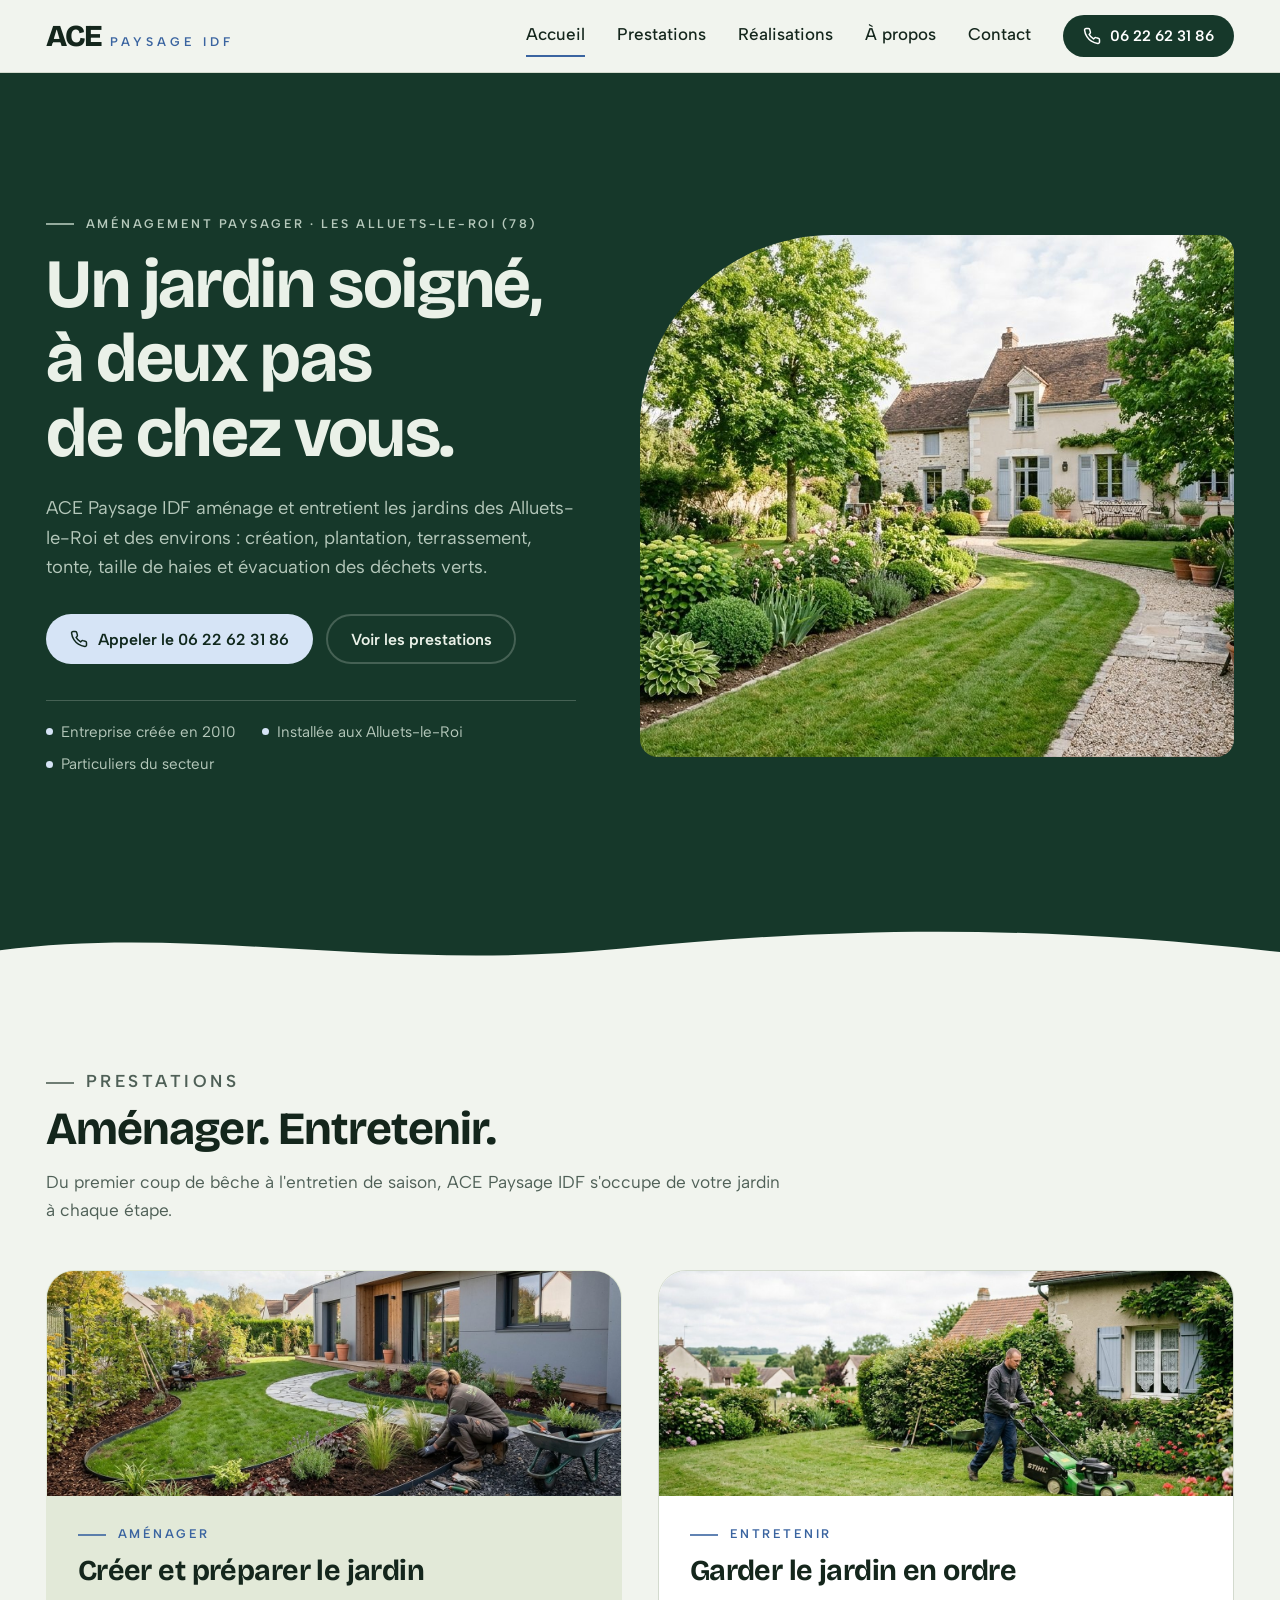
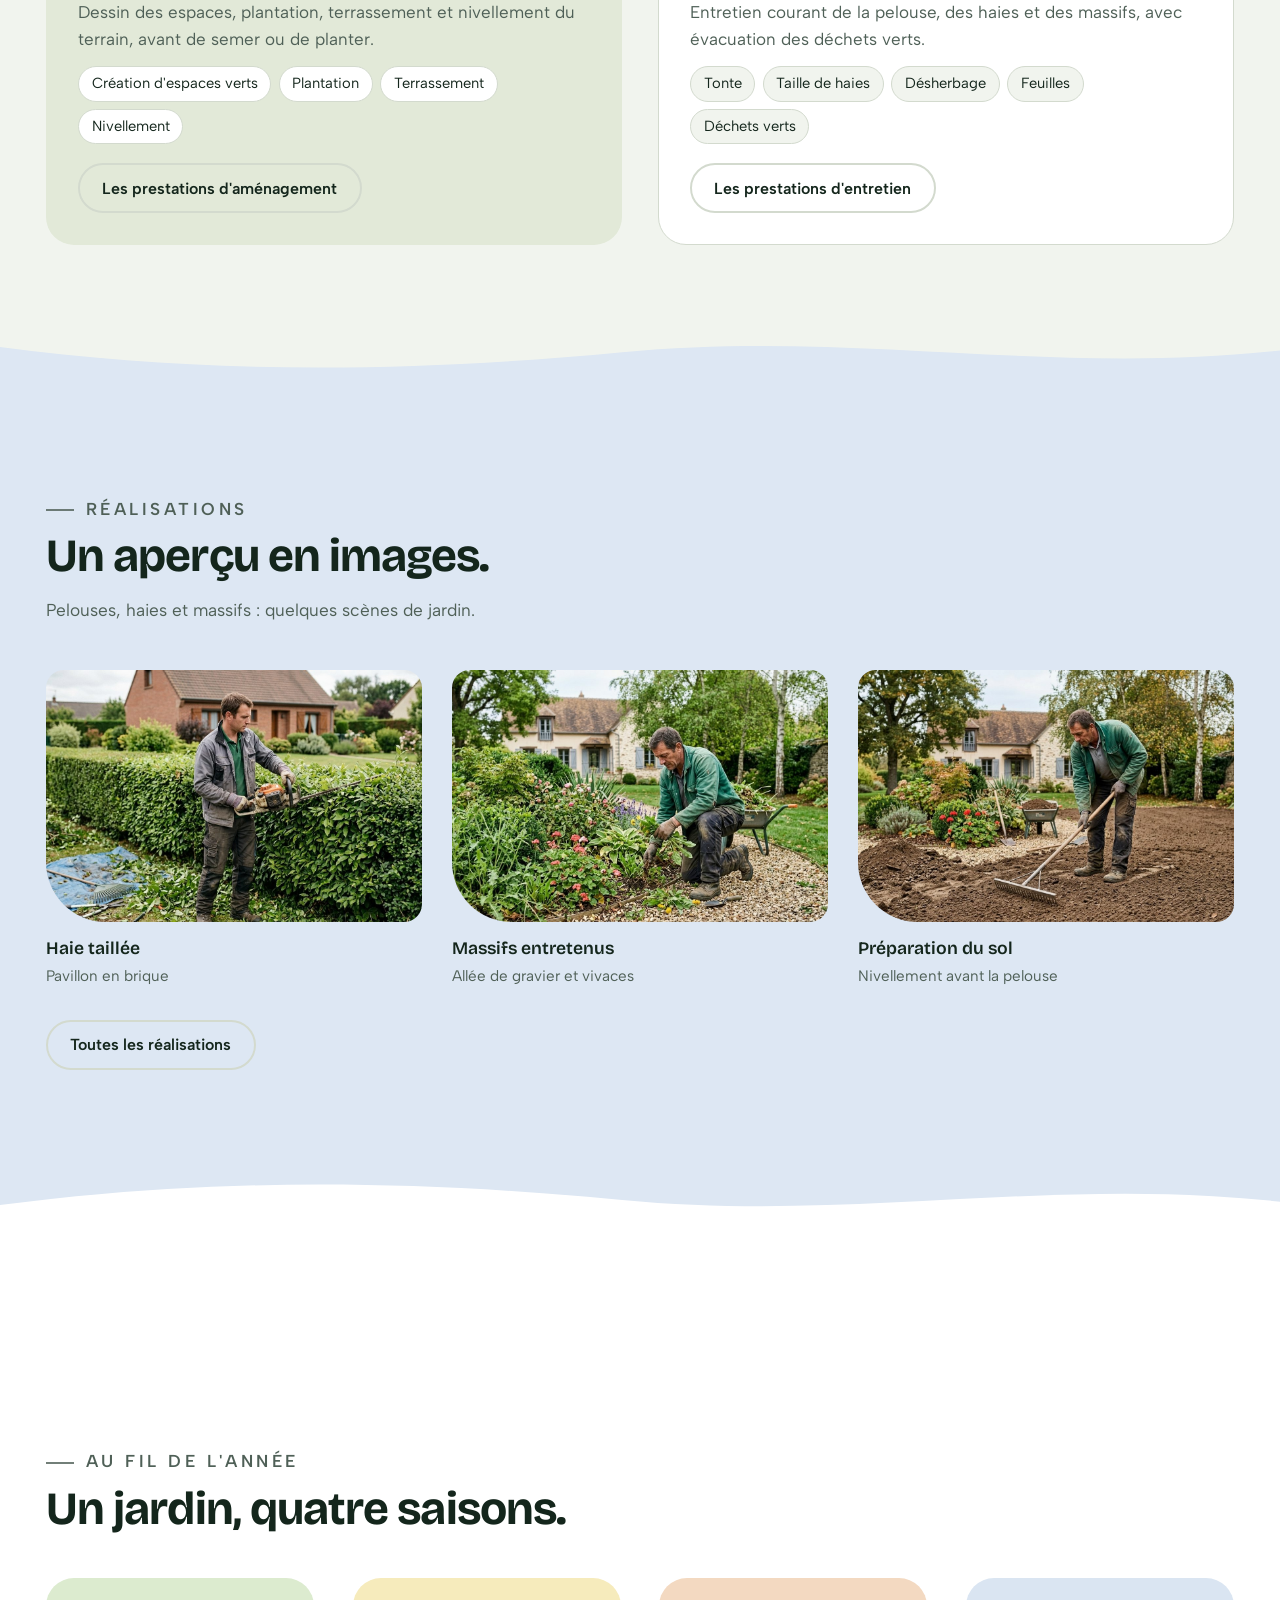
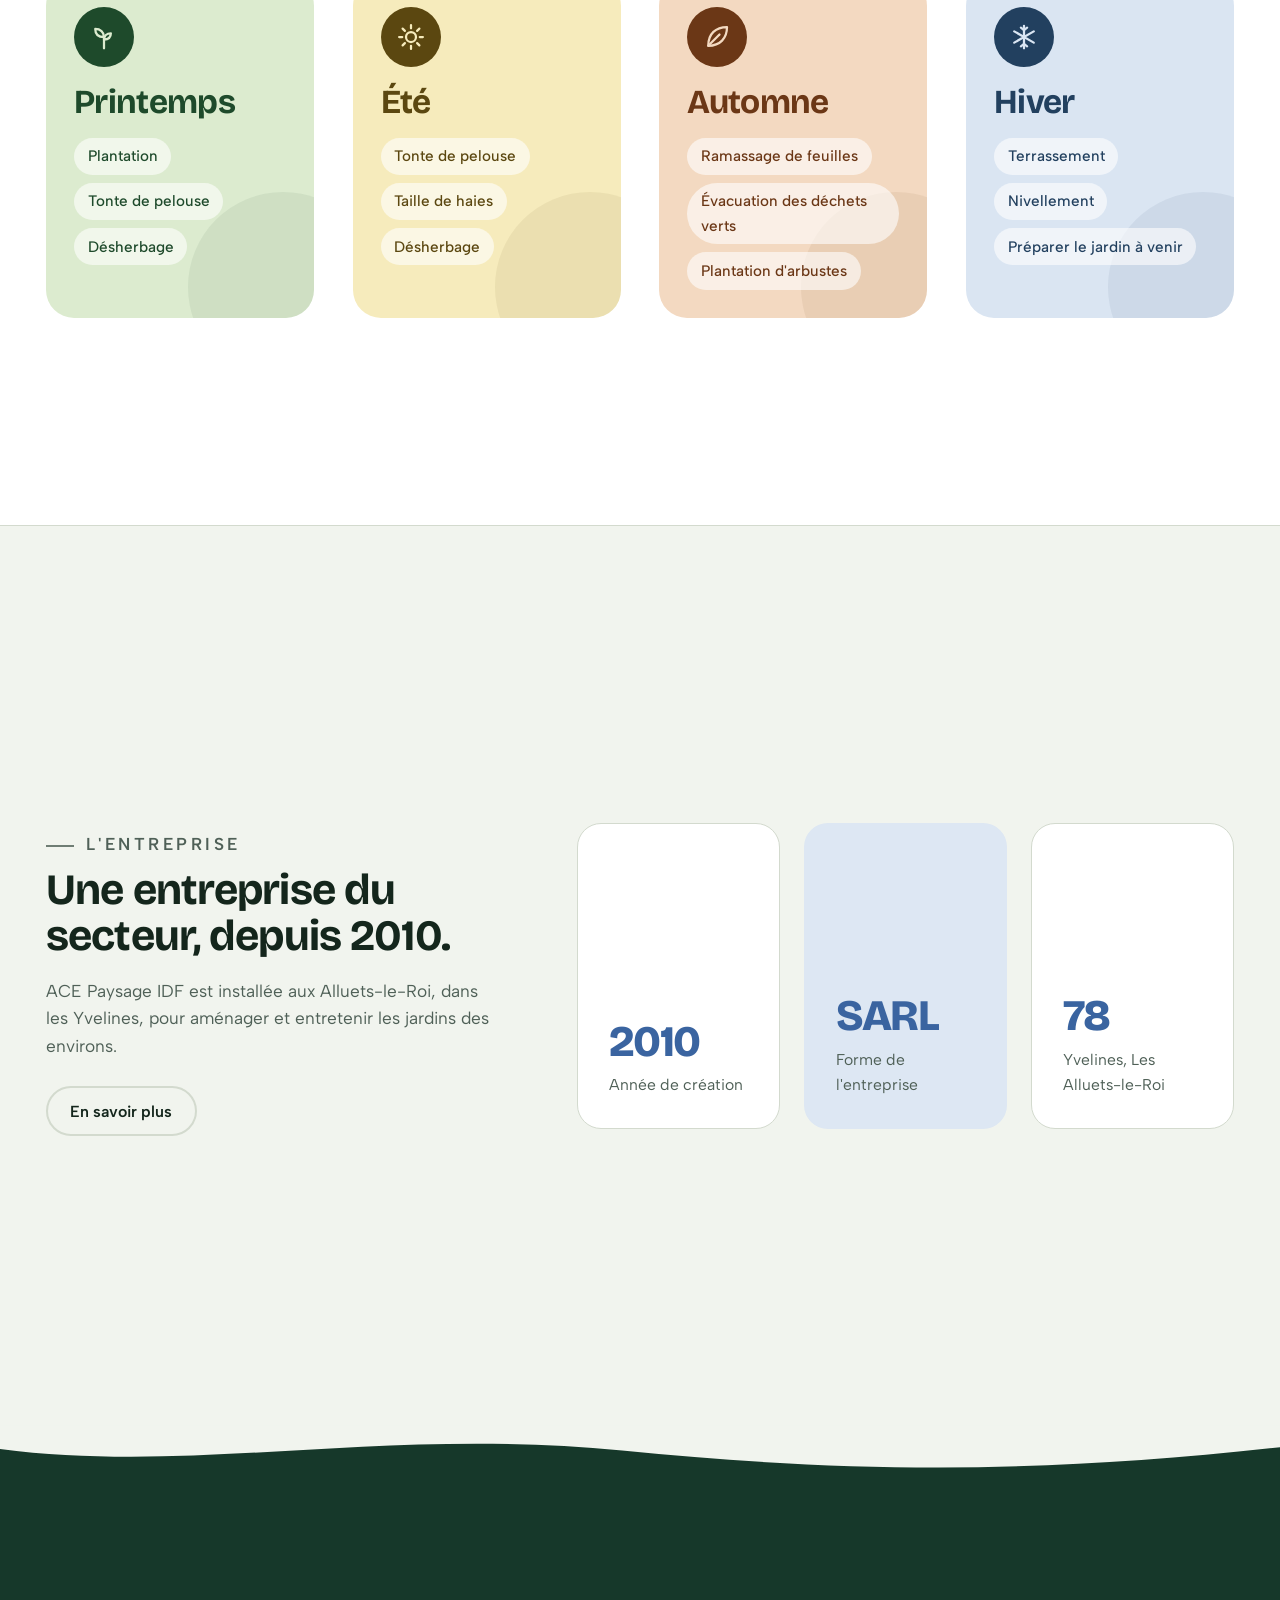
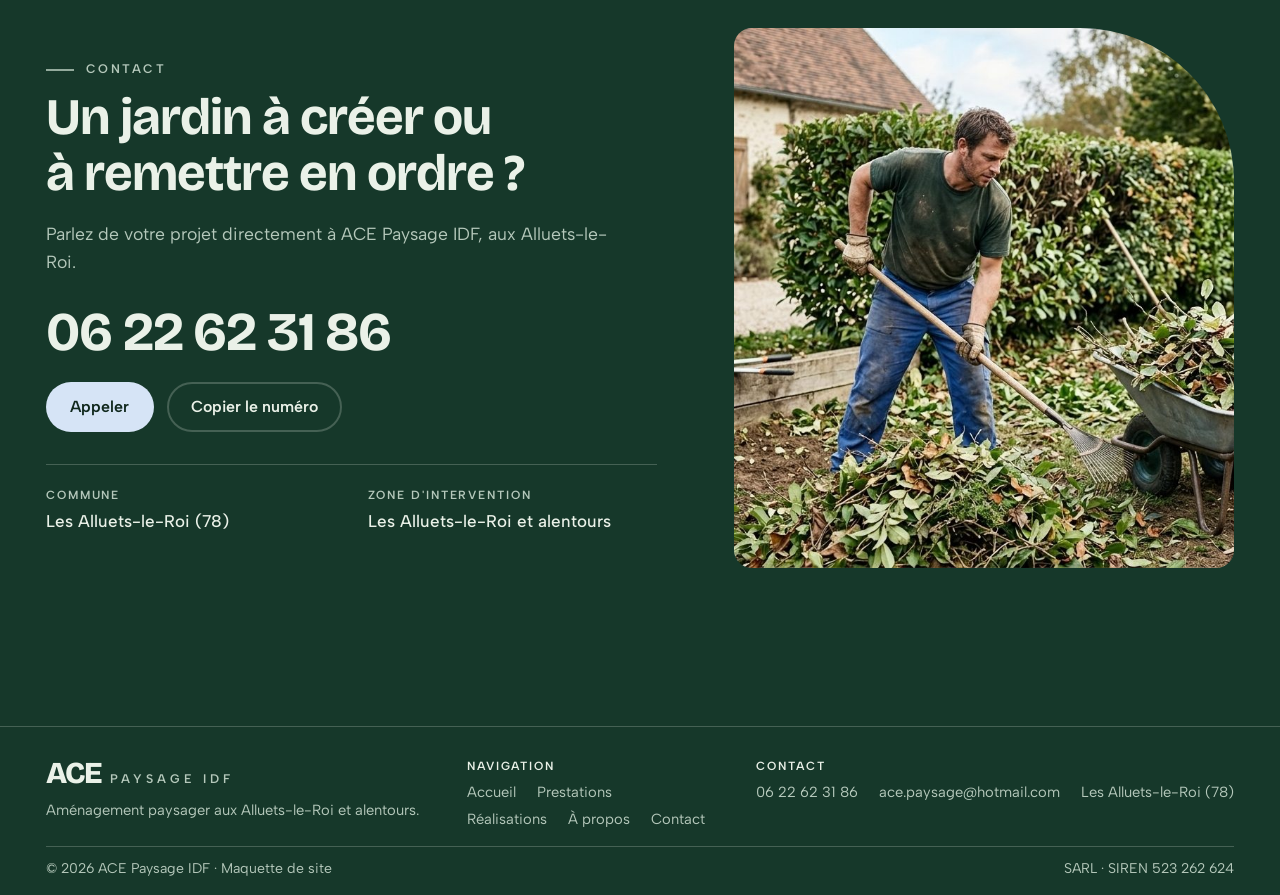
<file: index.html>
<!doctype html>
<html lang="fr">
<head>
<meta charset="utf-8">
<meta name="viewport" content="width=device-width, initial-scale=1, viewport-fit=cover">
<title>ACE Paysage IDF</title>
<meta name="description" content="ACE Paysage IDF, aménagement paysager aux Alluets-le-Roi (78) : création de jardin, plantation, entretien.">
<link rel="icon" href="data:image/svg+xml,%3Csvg xmlns='http://www.w3.org/2000/svg' viewBox='0 0 64 64'%3E%3Crect width='64' height='64' rx='14' fill='%2316382A'/%3E%3Ctext x='32' y='43' font-family='Arial' font-weight='800' font-size='25' text-anchor='middle' fill='%23D6E4F6'%3EACE%3C/text%3E%3C/svg%3E">
<link rel="preconnect" href="https://fonts.googleapis.com">
<link rel="preconnect" href="https://fonts.gstatic.com" crossorigin>
<link rel="stylesheet" href="https://fonts.googleapis.com/css2?family=Albert+Sans:wght@400;500;600&family=Bricolage+Grotesque:opsz,wght@12..96,500..800&display=swap">
<link rel="stylesheet" href="style.css">
</head>
<body class="page-home">
<header class="site-header" id="top">
  <div class="wrap bar">
    <a class="logo" href="https://webaunet.github.io/ACE-PAYSAGE" aria-label="ACE Paysage IDF, accueil"><b>ACE</b><span>Paysage IDF</span></a>
    <button class="burger" id="burger" type="button" aria-label="Ouvrir le menu" aria-expanded="false" aria-controls="nav">
      <svg viewBox="0 0 24 24" fill="none" stroke="currentColor" stroke-width="2" stroke-linecap="round"><path d="M4 7h16M4 12h16M4 17h16"/></svg>
    </button>
    <nav class="nav" id="nav" aria-label="Navigation principale">
      <a class="link" href="index.html" aria-current="page">Accueil</a>
      <a class="link" href="prestations.html">Prestations</a>
      <a class="link" href="realisations.html">Réalisations</a>
      <a class="link" href="a-propos.html">À propos</a>
      <a class="link" href="contact.html">Contact</a>
      <a class="btn btn-sm" href="tel:+33622623186">
        <svg viewBox="0 0 24 24" fill="none" stroke="currentColor" stroke-width="2" stroke-linecap="round" stroke-linejoin="round"><path d="M22 16.9v3a2 2 0 0 1-2.2 2 19.8 19.8 0 0 1-8.6-3.1 19.5 19.5 0 0 1-6-6A19.8 19.8 0 0 1 2.1 4.2 2 2 0 0 1 4.1 2h3a2 2 0 0 1 2 1.7c.1 1 .4 1.9.7 2.8a2 2 0 0 1-.5 2.1L8.1 9.9a16 16 0 0 0 6 6l1.3-1.3a2 2 0 0 1 2.1-.4c.9.3 1.8.6 2.8.7a2 2 0 0 1 1.7 2Z"/></svg>
        06 22 62 31 86
      </a>
    </nav>
  </div>
</header>

<main>

  <section class="hero" aria-labelledby="h1">
    <div class="wrap hero-grid">
      <div>
        <p class="eyebrow">Aménagement paysager · Les Alluets-le-Roi (78)</p>
        <h1 id="h1">Un jardin soigné, à deux pas de chez vous.</h1>
        <p class="lead">ACE Paysage IDF aménage et entretient les jardins des Alluets-le-Roi et des environs : création, plantation, terrassement, tonte, taille de haies et évacuation des déchets verts.</p>
        <div class="hero-actions">
          <a class="btn btn-band" href="tel:+33622623186">
            <svg viewBox="0 0 24 24" fill="none" stroke="currentColor" stroke-width="2" stroke-linecap="round" stroke-linejoin="round"><path d="M22 16.9v3a2 2 0 0 1-2.2 2 19.8 19.8 0 0 1-8.6-3.1 19.5 19.5 0 0 1-6-6A19.8 19.8 0 0 1 2.1 4.2 2 2 0 0 1 4.1 2h3a2 2 0 0 1 2 1.7c.1 1 .4 1.9.7 2.8a2 2 0 0 1-.5 2.1L8.1 9.9a16 16 0 0 0 6 6l1.3-1.3a2 2 0 0 1 2.1-.4c.9.3 1.8.6 2.8.7a2 2 0 0 1 1.7 2Z"/></svg>
            Appeler le 06 22 62 31 86
          </a>
          <a class="btn btn-ghost" href="prestations.html">Voir les prestations</a>
        </div>
        <ul class="facts">
          <li>Entreprise créée en 2010</li>
          <li>Installée aux Alluets-le-Roi</li>
          <li>Particuliers du secteur</li>
        </ul>
      </div>
      <figure class="hero-media">
        <img src="img/jardin-ambiance.jpg" width="1408" height="768" alt="Jardin de campagne avec pelouse, massifs fleuris, allée de gravier et maison en pierre aux volets bleu-gris">
      </figure>
    </div>
    <svg class="wave" viewBox="0 0 1440 60" preserveAspectRatio="none" aria-hidden="true"><path d="M0 60V32C220 2 430 58 700 30S1180 4 1440 34V60Z" fill="currentColor"/></svg>
  </section>

  <section class="section" id="prestations" aria-labelledby="h-prest">
    <div class="wrap">
      <div class="section-head">
        <p class="eyebrow">Prestations</p>
        <h2 id="h-prest">Aménager. Entretenir.</h2>
        <p>Du premier coup de bêche à l'entretien de saison, ACE Paysage IDF s'occupe de votre jardin à chaque étape.</p>
      </div>
      <div class="duo">
        <article class="duo-card duo-a">
          <img src="img/creation-espace-vert.jpg" width="1408" height="768" loading="lazy" style="object-position:70% 50%" alt="Création d'un espace vert : pelouse aux courbes douces et plantation de graminées devant une maison moderne">
          <div class="duo-body">
            <p class="eyebrow">Aménager</p>
            <h3>Créer et préparer le jardin</h3>
            <p>Dessin des espaces, plantation, terrassement et nivellement du terrain, avant de semer ou de planter.</p>
            <ul class="chips"><li>Création d'espaces verts</li><li>Plantation</li><li>Terrassement</li><li>Nivellement</li></ul>
            <a class="btn btn-line" href="prestations.html#amenager">Les prestations d'aménagement</a>
          </div>
        </article>
        <article class="duo-card">
          <img src="img/tonte.jpg" width="1376" height="768" loading="lazy" style="object-position:60% 50%" alt="Tonte d'une pelouse devant une maison aux volets bleus, avec massifs d'hortensias">
          <div class="duo-body">
            <p class="eyebrow">Entretenir</p>
            <h3>Garder le jardin en ordre</h3>
            <p>Entretien courant de la pelouse, des haies et des massifs, avec évacuation des déchets verts.</p>
            <ul class="chips"><li>Tonte</li><li>Taille de haies</li><li>Désherbage</li><li>Feuilles</li><li>Déchets verts</li></ul>
            <a class="btn btn-line" href="prestations.html#entretien">Les prestations d'entretien</a>
          </div>
        </article>
      </div>
    </div>
  </section>

  <section class="section" id="realisations" aria-labelledby="h-real">
    <div class="wrap">
      <div class="section-head">
        <p class="eyebrow">Réalisations</p>
        <h2 id="h-real">Un aperçu en images.</h2>
        <p>Pelouses, haies et massifs : quelques scènes de jardin.</p>
      </div>
      <div class="real-grid">
        <figure class="real">
          <img src="img/taille-haie-pavillon.jpg" width="1408" height="768" loading="lazy" style="object-position:48% 50%" alt="Longue haie taillée devant un pavillon en brique">
          <figcaption>Haie taillée<span>Pavillon en brique</span></figcaption>
        </figure>
        <figure class="real">
          <img src="img/desherbage.jpg" width="1400" height="764" loading="lazy" style="object-position:60% 50%" alt="Massif fleuri désherbé le long d'une allée de gravier, devant une maison en pierre">
          <figcaption>Massifs entretenus<span>Allée de gravier et vivaces</span></figcaption>
        </figure>
        <figure class="real">
          <img src="img/nivellement.jpg" width="1400" height="764" loading="lazy" style="object-position:45% 50%" alt="Terrain nivelé au râteau large avant la remise en pelouse">
          <figcaption>Préparation du sol<span>Nivellement avant la pelouse</span></figcaption>
        </figure>
      </div>
      <p style="margin-top:2rem"><a class="btn btn-line" href="realisations.html">Toutes les réalisations</a></p>
    </div>
  </section>

  <section class="section seasons" aria-labelledby="h-saisons">
    <div class="wrap">
      <div class="section-head">
        <p class="eyebrow">Au fil de l'année</p>
        <h2 id="h-saisons">Un jardin, quatre saisons.</h2>
      </div>
      <div class="season-grid">
        <article class="season s-spring">
          <div class="s-icon" aria-hidden="true"><svg viewBox="0 0 24 24" fill="none" stroke="currentColor" stroke-width="1.8" stroke-linecap="round" stroke-linejoin="round"><path d="M12 21v-9"/><path d="M12 12C12 8 9 5.5 5 5.5c0 4 2.5 6.5 7 6.5z"/><path d="M12 14c0-3 2.2-5 5.5-5 0 3-2 5-5.5 5z"/></svg></div>
          <h3>Printemps</h3>
          <ul><li>Plantation</li><li>Tonte de pelouse</li><li>Désherbage</li></ul>
        </article>
        <article class="season s-summer">
          <div class="s-icon" aria-hidden="true"><svg viewBox="0 0 24 24" fill="none" stroke="currentColor" stroke-width="1.8" stroke-linecap="round" stroke-linejoin="round"><circle cx="12" cy="12" r="4"/><path d="M12 2.5v2.5M12 19v2.5M2.5 12H5M19 12h2.5M5.3 5.3l1.8 1.8M16.9 16.9l1.8 1.8M5.3 18.7l1.8-1.8M16.9 7.1l1.8-1.8"/></svg></div>
          <h3>Été</h3>
          <ul><li>Tonte de pelouse</li><li>Taille de haies</li><li>Désherbage</li></ul>
        </article>
        <article class="season s-autumn">
          <div class="s-icon" aria-hidden="true"><svg viewBox="0 0 24 24" fill="none" stroke="currentColor" stroke-width="1.8" stroke-linecap="round" stroke-linejoin="round"><path d="M5 19C5 9.5 11 4 20 4c0 9-5.5 15-15 15z"/><path d="M5 19 14 10"/></svg></div>
          <h3>Automne</h3>
          <ul><li>Ramassage de feuilles</li><li>Évacuation des déchets verts</li><li>Plantation d'arbustes</li></ul>
        </article>
        <article class="season s-winter">
          <div class="s-icon" aria-hidden="true"><svg viewBox="0 0 24 24" fill="none" stroke="currentColor" stroke-width="1.8" stroke-linecap="round" stroke-linejoin="round"><path d="M12 3v18M4.2 7.5l15.6 9M19.8 7.5l-15.6 9"/><path d="M9.5 4.5 12 6.5l2.5-2M9.5 19.5 12 17.5l2.5 2"/></svg></div>
          <h3>Hiver</h3>
          <ul><li>Terrassement</li><li>Nivellement</li><li>Préparer le jardin à venir</li></ul>
        </article>
      </div>
    </div>
  </section>
  <section class="section" id="entreprise" aria-labelledby="h-entreprise">
    <div class="wrap about-stats">
      <div class="about-body">
        <p class="eyebrow">L'entreprise</p>
        <h2 id="h-entreprise">Une entreprise du secteur, depuis 2010.</h2>
        <p>ACE Paysage IDF est installée aux Alluets-le-Roi, dans les Yvelines, pour aménager et entretenir les jardins des environs.</p>
        <p style="margin-top:1.6rem"><a class="btn btn-line" href="a-propos.html">En savoir plus</a></p>
      </div>
      <div class="stats">
        <div class="stat"><b>2010</b><span>Année de création</span></div>
        <div class="stat"><b>SARL</b><span>Forme de l'entreprise</span></div>
        <div class="stat"><b>78</b><span>Yvelines, Les Alluets-le-Roi</span></div>
      </div>
    </div>
  </section>
  <section class="cta" id="contact" aria-labelledby="h-contact">
    <svg class="wave flip" viewBox="0 0 1440 60" preserveAspectRatio="none" aria-hidden="true"><path d="M0 60V32C220 2 430 58 700 30S1180 4 1440 34V60Z" fill="currentColor"/></svg>
    <div class="wrap cta-grid">
      <div>
        <p class="eyebrow">Contact</p>
        <h2 id="h-contact">Un jardin à créer ou à remettre en ordre ?</h2>
        <p class="lead">Parlez de votre projet directement à ACE Paysage IDF, aux Alluets-le-Roi.</p>
        <a class="phone" href="tel:+33622623186" id="phone">06 22 62 31 86</a>
        <div class="cta-actions">
          <a class="btn btn-band" href="tel:+33622623186">Appeler</a>
          <button class="btn btn-ghost" type="button" id="copy">Copier le numéro</button>
          <span class="copied" id="copied" role="status" aria-live="polite"></span>
        </div>
        <dl class="cta-info">
          <div><dt>Commune</dt><dd>Les Alluets-le-Roi (78)</dd></div>
          <div><dt>Zone d'intervention</dt><dd>Les Alluets-le-Roi et alentours</dd></div>
        </dl>
      </div>
      <figure class="cta-media">
        <img src="img/nettoyage.jpg" width="1376" height="768" loading="lazy" alt="Jardinier qui évacue des branchages en brouette devant une maison en pierre aux volets en bois">
      </figure>
    </div>
  </section>

</main>
<footer class="site-footer">
  <div class="wrap">
    <div class="foot-grid">
      <div>
        <a class="logo" href="https://webaunet.github.io/ACE-PAYSAGE" aria-label="ACE Paysage IDF, accueil"><b>ACE</b><span>Paysage IDF</span></a>
        <p style="margin-top:1rem;max-width:26em">Aménagement paysager aux Alluets-le-Roi et alentours.</p>
      </div>
      <div>
        <h5>Navigation</h5>
        <ul>
          <li><a href="index.html">Accueil</a></li>
          <li><a href="prestations.html">Prestations</a></li>
          <li><a href="realisations.html">Réalisations</a></li>
          <li><a href="a-propos.html">À propos</a></li>
          <li><a href="contact.html">Contact</a></li>
        </ul>
      </div>
      <div>
        <h5>Contact</h5>
        <ul>
          <li><a href="tel:+33622623186">06 22 62 31 86</a></li>
          <li><a href="mailto:ace.paysage@hotmail.com" style="overflow-wrap:anywhere">ace.paysage@hotmail.com</a></li>
          <li>Les Alluets-le-Roi (78)</li>
        </ul>
      </div>
    </div>
    <div class="foot-note">
      <span>© 2026 ACE Paysage IDF · Maquette de site</span>
      <span>SARL · SIREN 523 262 624</span>
    </div>
  </div>
</footer>

<script src="main.js"></script>
</body>
</html>
</file>
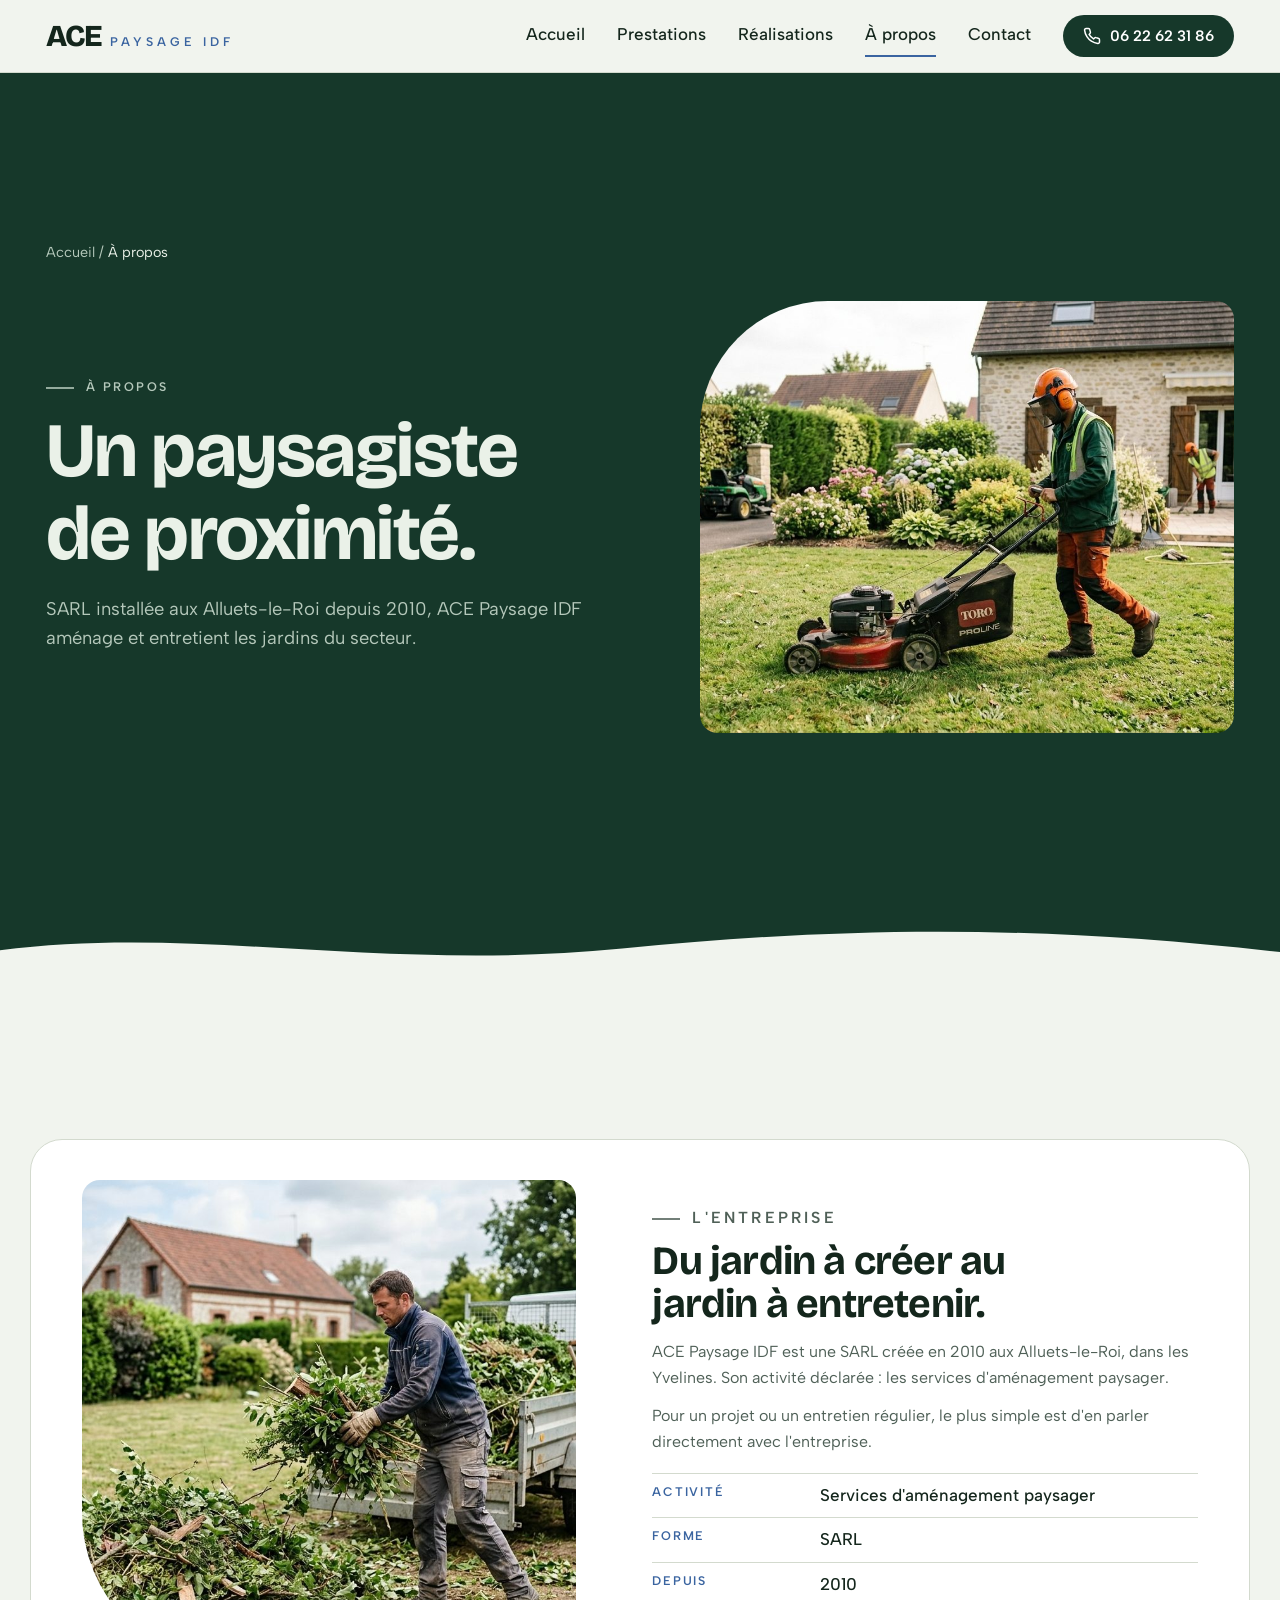
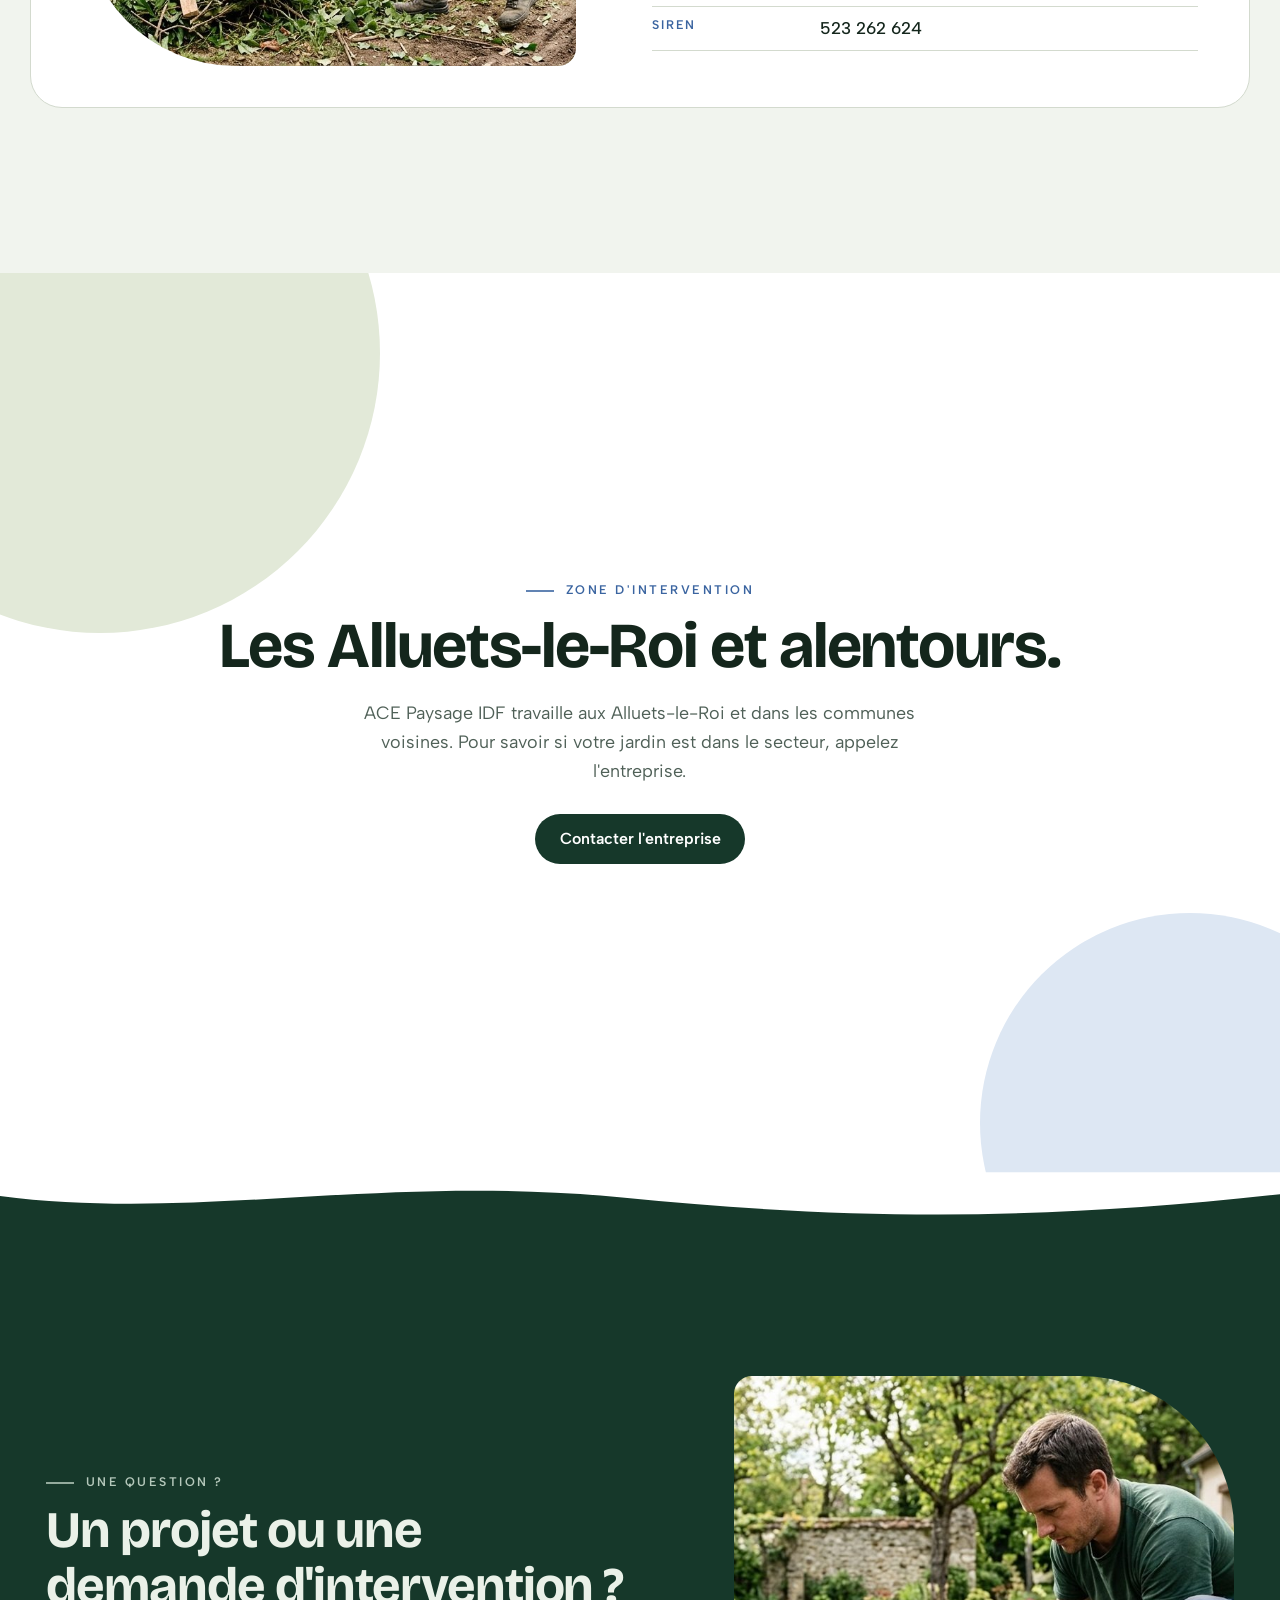
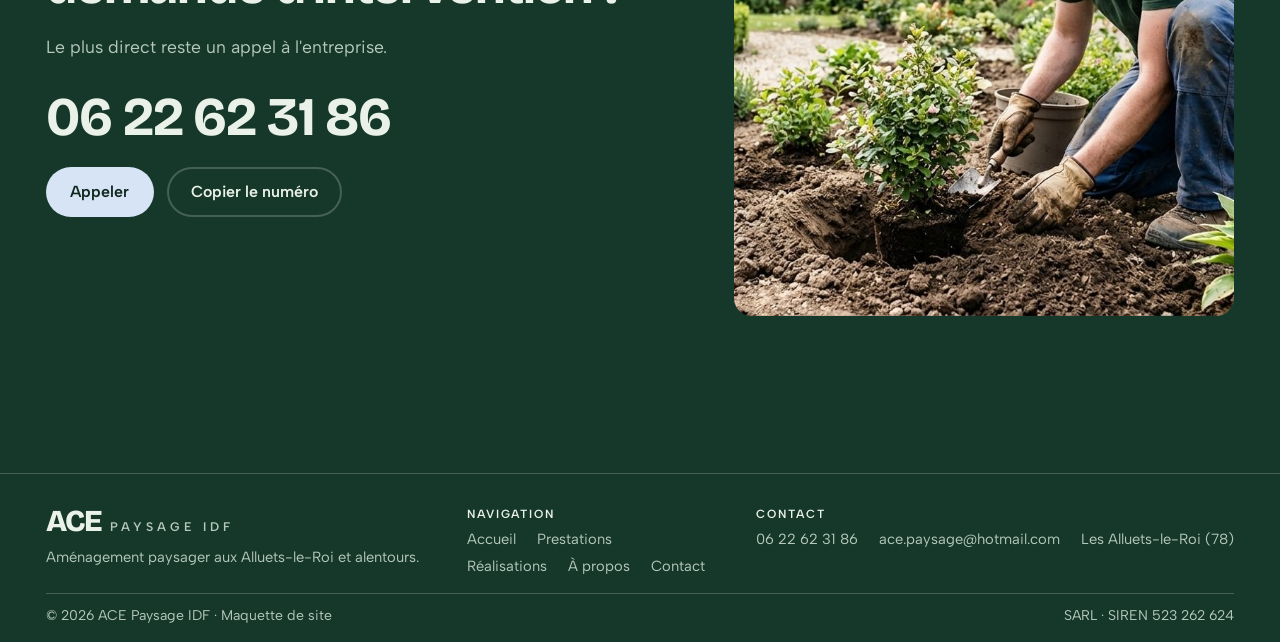
<file: a-propos.html>
<!doctype html>
<html lang="fr">
<head>
<meta charset="utf-8">
<meta name="viewport" content="width=device-width, initial-scale=1, viewport-fit=cover">
<title>À propos · ACE Paysage IDF</title>
<meta name="description" content="ACE Paysage IDF, SARL d'aménagement paysager installée aux Alluets-le-Roi (78) depuis 2010.">
<link rel="icon" href="data:image/svg+xml,%3Csvg xmlns='http://www.w3.org/2000/svg' viewBox='0 0 64 64'%3E%3Crect width='64' height='64' rx='14' fill='%2316382A'/%3E%3Ctext x='32' y='43' font-family='Arial' font-weight='800' font-size='25' text-anchor='middle' fill='%23D6E4F6'%3EACE%3C/text%3E%3C/svg%3E">
<link rel="preconnect" href="https://fonts.googleapis.com">
<link rel="preconnect" href="https://fonts.gstatic.com" crossorigin>
<link rel="stylesheet" href="https://fonts.googleapis.com/css2?family=Albert+Sans:wght@400;500;600&family=Bricolage+Grotesque:opsz,wght@12..96,500..800&display=swap">
<link rel="stylesheet" href="style.css">
</head>
<body>
<header class="site-header" id="top">
  <div class="wrap bar">
    <a class="logo" href="https://webaunet.github.io/ACE-PAYSAGE" aria-label="ACE Paysage IDF, accueil"><b>ACE</b><span>Paysage IDF</span></a>
    <button class="burger" id="burger" type="button" aria-label="Ouvrir le menu" aria-expanded="false" aria-controls="nav">
      <svg viewBox="0 0 24 24" fill="none" stroke="currentColor" stroke-width="2" stroke-linecap="round"><path d="M4 7h16M4 12h16M4 17h16"/></svg>
    </button>
    <nav class="nav" id="nav" aria-label="Navigation principale">
      <a class="link" href="index.html">Accueil</a>
      <a class="link" href="prestations.html">Prestations</a>
      <a class="link" href="realisations.html">Réalisations</a>
      <a class="link" href="a-propos.html" aria-current="page">À propos</a>
      <a class="link" href="contact.html">Contact</a>
      <a class="btn btn-sm" href="tel:+33622623186">
        <svg viewBox="0 0 24 24" fill="none" stroke="currentColor" stroke-width="2" stroke-linecap="round" stroke-linejoin="round"><path d="M22 16.9v3a2 2 0 0 1-2.2 2 19.8 19.8 0 0 1-8.6-3.1 19.5 19.5 0 0 1-6-6A19.8 19.8 0 0 1 2.1 4.2 2 2 0 0 1 4.1 2h3a2 2 0 0 1 2 1.7c.1 1 .4 1.9.7 2.8a2 2 0 0 1-.5 2.1L8.1 9.9a16 16 0 0 0 6 6l1.3-1.3a2 2 0 0 1 2.1-.4c.9.3 1.8.6 2.8.7a2 2 0 0 1 1.7 2Z"/></svg>
        06 22 62 31 86
      </a>
    </nav>
  </div>
</header>

<main>
  <section class="page-hero has-media" aria-labelledby="h1">
    <div class="wrap">
      <nav class="crumbs" aria-label="Fil d'Ariane"><a href="index.html">Accueil</a> / <span>À propos</span></nav>
      <div class="page-hero-grid">
        <div>
          <p class="eyebrow">À propos</p>
          <h1 id="h1">Un paysagiste de proximité.</h1>
          <p class="lead">SARL installée aux Alluets-le-Roi depuis 2010, ACE Paysage IDF aménage et entretient les jardins du secteur.</p>
          
        </div>
        <div class="mosaic mosaic-one">
          <img class="m1" src="img/entretien-general.jpg" width="1376" height="768" style="object-position:62% 50%" alt="Entretien d'un jardin devant une maison en pierre : tonte de la pelouse et ratissage de la terrasse">
        </div>
      </div>
    </div>
    <svg class="wave" viewBox="0 0 1440 60" preserveAspectRatio="none" aria-hidden="true"><path d="M0 60V32C220 2 430 58 700 30S1180 4 1440 34V60Z" fill="currentColor"/></svg>
  </section>
  <section class="section" id="a-propos" aria-labelledby="h-apropos">
    <div class="wrap about-grid">
      <figure class="about-media">
        <img src="img/dechets-verts.jpg" width="1408" height="768" loading="lazy" style="object-position:55% 50%" alt="Jardinier qui charge des branchages sur une remorque devant une maison en pierre">
      </figure>
      <div class="about-body">
        <p class="eyebrow">L'entreprise</p>
        <h2 id="h-apropos">Du jardin à créer au jardin à entretenir.</h2>
        <p>ACE Paysage IDF est une SARL créée en 2010 aux Alluets-le-Roi, dans les Yvelines. Son activité déclarée : les services d'aménagement paysager.</p>
        <p>Pour un projet ou un entretien régulier, le plus simple est d'en parler directement avec l'entreprise.</p>
        <dl class="id-card">
          <div><dt>Activité</dt><dd>Services d'aménagement paysager</dd></div>
          <div><dt>Forme</dt><dd>SARL</dd></div>
          <div><dt>Depuis</dt><dd>2010</dd></div>
          <div><dt>SIREN</dt><dd>523 262 624</dd></div>
        </dl>
      </div>
    </div>
  </section>
  <section class="section statement" id="zone" aria-labelledby="h-zone">
    <div class="wrap">
      <p class="eyebrow">Zone d'intervention</p>
      <h2 id="h-zone">Les Alluets-le-Roi et alentours.</h2>
      <p>ACE Paysage IDF travaille aux Alluets-le-Roi et dans les communes voisines. Pour savoir si votre jardin est dans le secteur, appelez l'entreprise.</p>
      <a class="btn" href="contact.html">Contacter l'entreprise</a>
    </div>
  </section>
  <section class="cta" id="contact" aria-labelledby="h-contact">
    <svg class="wave flip" viewBox="0 0 1440 60" preserveAspectRatio="none" aria-hidden="true"><path d="M0 60V32C220 2 430 58 700 30S1180 4 1440 34V60Z" fill="currentColor"/></svg>
    <div class="wrap cta-grid">
      <div>
        <p class="eyebrow">Une question ?</p>
        <h2 id="h-contact">Un projet ou une demande d'intervention ?</h2>
        <p class="lead">Le plus direct reste un appel à l'entreprise.</p>
        <a class="phone" href="tel:+33622623186" id="phone">06 22 62 31 86</a>
        <div class="cta-actions">
          <a class="btn btn-band" href="tel:+33622623186">Appeler</a>
          <button class="btn btn-ghost" type="button" id="copy">Copier le numéro</button>
          
          <span class="copied" id="copied" role="status" aria-live="polite"></span>
        </div>
        
      </div>
      <figure class="cta-media">
        <img src="img/plantation.jpg" width="1376" height="768" loading="lazy" style="object-position:62% 50%" alt="Jardinier qui plante un arbuste dans un massif de terre">
      </figure>
    </div>
    
  </section>

</main>
<footer class="site-footer">
  <div class="wrap">
    <div class="foot-grid">
      <div>
        <a class="logo" href="https://webaunet.github.io/ACE-PAYSAGE" aria-label="ACE Paysage IDF, accueil"><b>ACE</b><span>Paysage IDF</span></a>
        <p style="margin-top:1rem;max-width:26em">Aménagement paysager aux Alluets-le-Roi et alentours.</p>
      </div>
      <div>
        <h5>Navigation</h5>
        <ul>
          <li><a href="index.html">Accueil</a></li>
          <li><a href="prestations.html">Prestations</a></li>
          <li><a href="realisations.html">Réalisations</a></li>
          <li><a href="a-propos.html">À propos</a></li>
          <li><a href="contact.html">Contact</a></li>
        </ul>
      </div>
      <div>
        <h5>Contact</h5>
        <ul>
          <li><a href="tel:+33622623186">06 22 62 31 86</a></li>
          <li><a href="mailto:ace.paysage@hotmail.com" style="overflow-wrap:anywhere">ace.paysage@hotmail.com</a></li>
          <li>Les Alluets-le-Roi (78)</li>
        </ul>
      </div>
    </div>
    <div class="foot-note">
      <span>© 2026 ACE Paysage IDF · Maquette de site</span>
      <span>SARL · SIREN 523 262 624</span>
    </div>
  </div>
</footer>

<script src="main.js"></script>
</body>
</html>
</file>
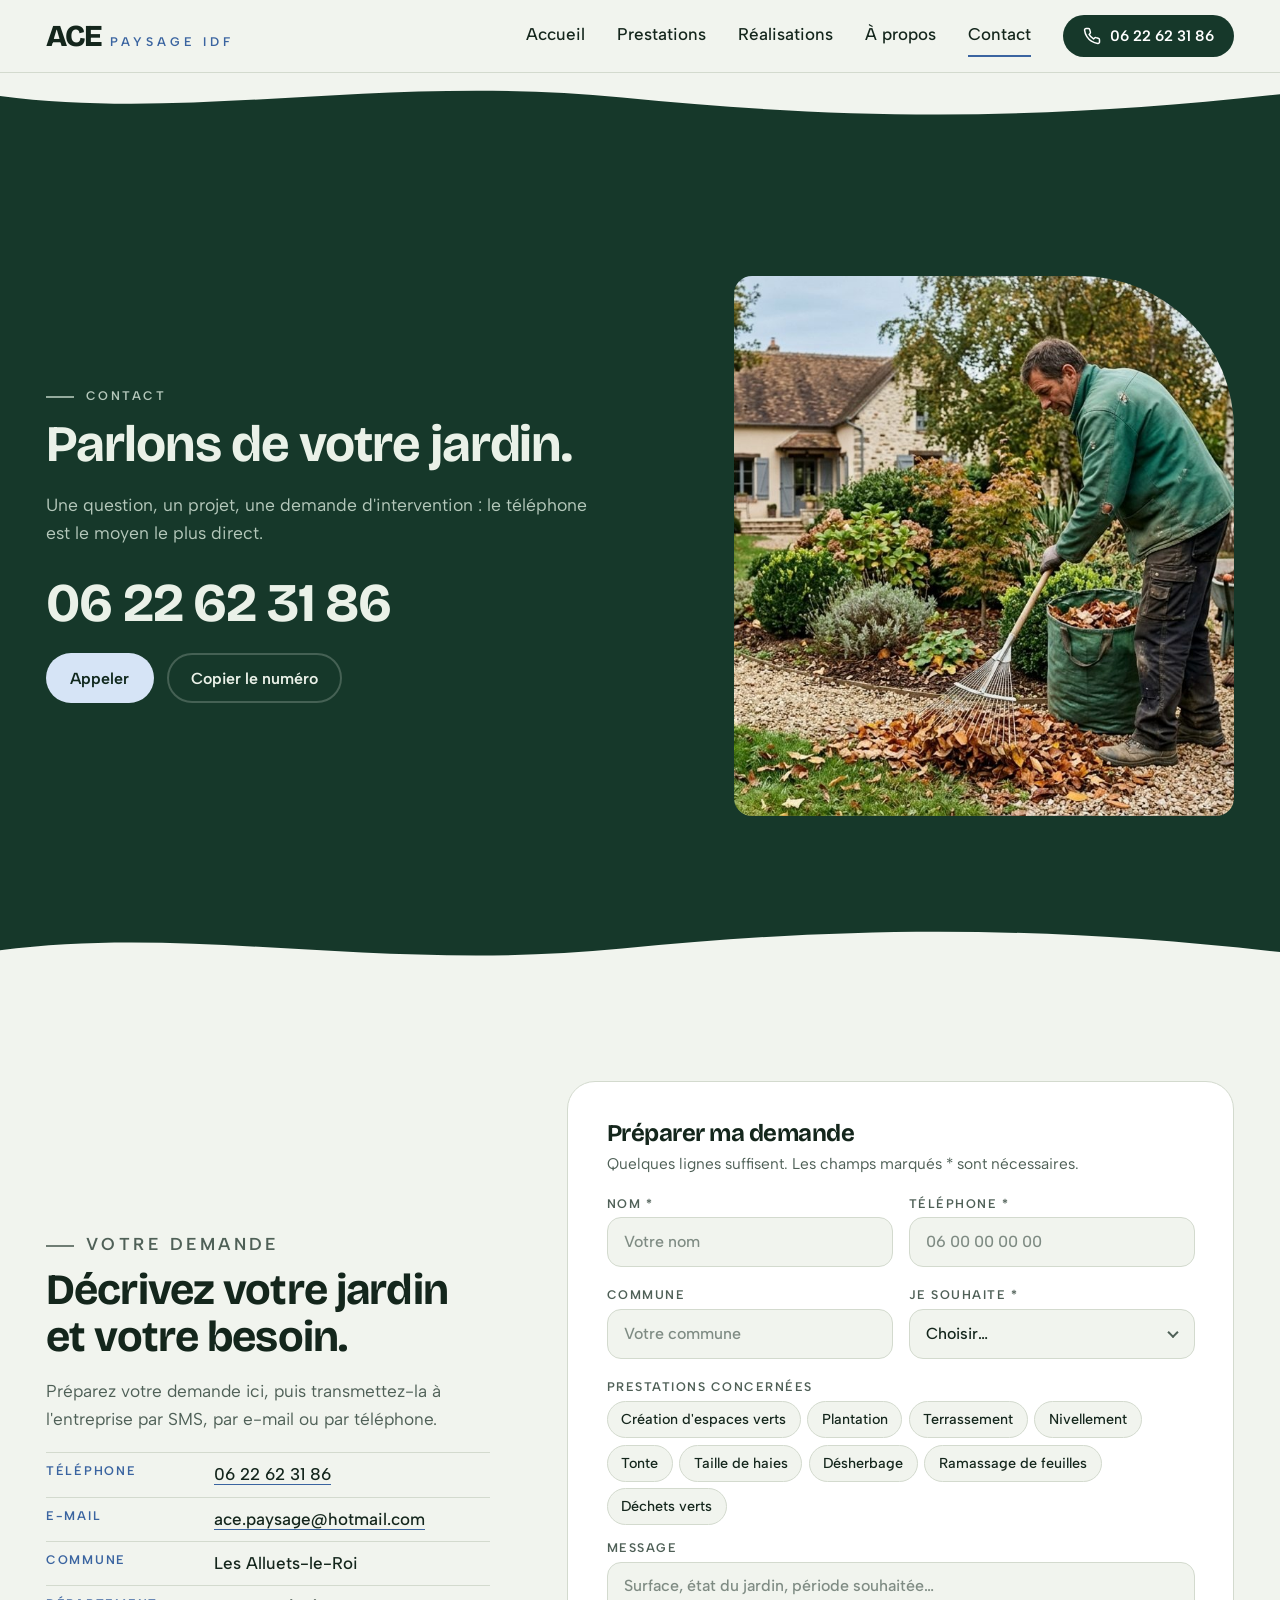
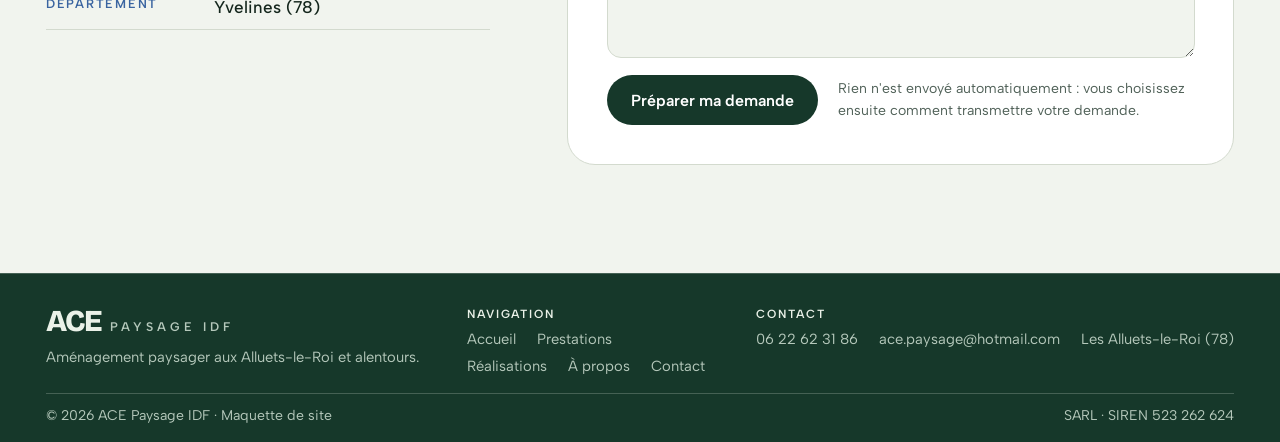
<file: contact.html>
<!doctype html>
<html lang="fr">
<head>
<meta charset="utf-8">
<meta name="viewport" content="width=device-width, initial-scale=1, viewport-fit=cover">
<title>Contact · ACE Paysage IDF</title>
<meta name="description" content="Contacter ACE Paysage IDF, paysagiste aux Alluets-le-Roi (78) : 06 22 62 31 86.">
<link rel="icon" href="data:image/svg+xml,%3Csvg xmlns='http://www.w3.org/2000/svg' viewBox='0 0 64 64'%3E%3Crect width='64' height='64' rx='14' fill='%2316382A'/%3E%3Ctext x='32' y='43' font-family='Arial' font-weight='800' font-size='25' text-anchor='middle' fill='%23D6E4F6'%3EACE%3C/text%3E%3C/svg%3E">
<link rel="preconnect" href="https://fonts.googleapis.com">
<link rel="preconnect" href="https://fonts.gstatic.com" crossorigin>
<link rel="stylesheet" href="https://fonts.googleapis.com/css2?family=Albert+Sans:wght@400;500;600&family=Bricolage+Grotesque:opsz,wght@12..96,500..800&display=swap">
<link rel="stylesheet" href="style.css">
</head>
<body>
<header class="site-header" id="top">
  <div class="wrap bar">
    <a class="logo" href="https://webaunet.github.io/ACE-PAYSAGE" aria-label="ACE Paysage IDF, accueil"><b>ACE</b><span>Paysage IDF</span></a>
    <button class="burger" id="burger" type="button" aria-label="Ouvrir le menu" aria-expanded="false" aria-controls="nav">
      <svg viewBox="0 0 24 24" fill="none" stroke="currentColor" stroke-width="2" stroke-linecap="round"><path d="M4 7h16M4 12h16M4 17h16"/></svg>
    </button>
    <nav class="nav" id="nav" aria-label="Navigation principale">
      <a class="link" href="index.html">Accueil</a>
      <a class="link" href="prestations.html">Prestations</a>
      <a class="link" href="realisations.html">Réalisations</a>
      <a class="link" href="a-propos.html">À propos</a>
      <a class="link" href="contact.html" aria-current="page">Contact</a>
      <a class="btn btn-sm" href="tel:+33622623186">
        <svg viewBox="0 0 24 24" fill="none" stroke="currentColor" stroke-width="2" stroke-linecap="round" stroke-linejoin="round"><path d="M22 16.9v3a2 2 0 0 1-2.2 2 19.8 19.8 0 0 1-8.6-3.1 19.5 19.5 0 0 1-6-6A19.8 19.8 0 0 1 2.1 4.2 2 2 0 0 1 4.1 2h3a2 2 0 0 1 2 1.7c.1 1 .4 1.9.7 2.8a2 2 0 0 1-.5 2.1L8.1 9.9a16 16 0 0 0 6 6l1.3-1.3a2 2 0 0 1 2.1-.4c.9.3 1.8.6 2.8.7a2 2 0 0 1 1.7 2Z"/></svg>
        06 22 62 31 86
      </a>
    </nav>
  </div>
</header>

<main>
  <section class="cta" id="contact" aria-labelledby="h-contact">
    <svg class="wave flip" viewBox="0 0 1440 60" preserveAspectRatio="none" aria-hidden="true"><path d="M0 60V32C220 2 430 58 700 30S1180 4 1440 34V60Z" fill="currentColor"/></svg>
    <div class="wrap cta-grid">
      <div>
        <p class="eyebrow">Contact</p>
        <h1 id="h-contact">Parlons de votre jardin.</h1>
        <p class="lead">Une question, un projet, une demande d'intervention : le téléphone est le moyen le plus direct.</p>
        <a class="phone" href="tel:+33622623186" id="phone">06 22 62 31 86</a>
        <div class="cta-actions">
          <a class="btn btn-band" href="tel:+33622623186">Appeler</a>
          <button class="btn btn-ghost" type="button" id="copy">Copier le numéro</button>
          
          <span class="copied" id="copied" role="status" aria-live="polite"></span>
        </div>
        
      </div>
      <figure class="cta-media">
        <img src="img/feuilles.jpg" width="1376" height="768" loading="lazy" style="object-position:68% 50%" alt="Jardinier qui ratisse les feuilles d'automne dans un jardin">
      </figure>
    </div>
    <svg class="wave" viewBox="0 0 1440 60" preserveAspectRatio="none" aria-hidden="true"><path d="M0 60V32C220 2 430 58 700 30S1180 4 1440 34V60Z" fill="currentColor"/></svg>
  </section>
  <section class="section" id="formulaire" aria-labelledby="h-coord">
    <div class="wrap about-grid contact-grid">
      <div class="about-body">
        <p class="eyebrow">Votre demande</p>
        <h2 id="h-coord">Décrivez votre jardin et votre besoin.</h2>
        <p>Préparez votre demande ici, puis transmettez-la à l'entreprise par SMS, par e-mail ou par téléphone.</p>
        <dl class="id-card">
          <div><dt>Téléphone</dt><dd><a href="tel:+33622623186">06 22 62 31 86</a></dd></div>
          <div><dt>E-mail</dt><dd><a href="mailto:ace.paysage@hotmail.com" style="overflow-wrap:anywhere">ace.paysage@hotmail.com</a></dd></div>
          <div><dt>Commune</dt><dd>Les Alluets-le-Roi</dd></div>
          <div><dt>Département</dt><dd>Yvelines (78)</dd></div>
        </dl>
      </div>
      <div class="form-card">
        <form id="contact-form" novalidate>
          <h3>Préparer ma demande</h3>
          <p class="form-intro">Quelques lignes suffisent. Les champs marqués * sont nécessaires.</p>
          <div class="field-grid">
            <div class="field">
              <label for="f-nom">Nom *</label>
              <input type="text" id="f-nom" name="nom" autocomplete="name" placeholder="Votre nom">
              <span class="err" id="e-nom" role="alert"></span>
            </div>
            <div class="field">
              <label for="f-tel">Téléphone *</label>
              <input type="tel" id="f-tel" name="tel" autocomplete="tel" inputmode="tel" placeholder="06 00 00 00 00">
              <span class="err" id="e-tel" role="alert"></span>
            </div>
            <div class="field">
              <label for="f-commune">Commune</label>
              <input type="text" id="f-commune" name="commune" autocomplete="address-level2" placeholder="Votre commune">
            </div>
            <div class="field">
              <label for="f-besoin">Je souhaite *</label>
              <div class="select-wrap">
                <select id="f-besoin" name="besoin">
                  <option value="">Choisir…</option>
                  <option>Aménager mon jardin</option>
                  <option>Entretenir mon jardin</option>
                  <option>Aménager et entretenir mon jardin</option>
                  <option>Autre demande</option>
                </select>
              </div>
              <span class="err" id="e-besoin" role="alert"></span>
            </div>
            <div class="field full">
              <span class="lbl" id="l-presta">Prestations concernées</span>
              <div class="pills" role="group" aria-labelledby="l-presta">
              <label class="pill"><input type="checkbox" name="prestations" value="Création d'espaces verts" id="svc-1"><span>Création d'espaces verts</span></label>
              <label class="pill"><input type="checkbox" name="prestations" value="Plantation" id="svc-2"><span>Plantation</span></label>
              <label class="pill"><input type="checkbox" name="prestations" value="Terrassement" id="svc-3"><span>Terrassement</span></label>
              <label class="pill"><input type="checkbox" name="prestations" value="Nivellement" id="svc-4"><span>Nivellement</span></label>
              <label class="pill"><input type="checkbox" name="prestations" value="Tonte" id="svc-5"><span>Tonte</span></label>
              <label class="pill"><input type="checkbox" name="prestations" value="Taille de haies" id="svc-6"><span>Taille de haies</span></label>
              <label class="pill"><input type="checkbox" name="prestations" value="Désherbage" id="svc-7"><span>Désherbage</span></label>
              <label class="pill"><input type="checkbox" name="prestations" value="Ramassage de feuilles" id="svc-8"><span>Ramassage de feuilles</span></label>
              <label class="pill"><input type="checkbox" name="prestations" value="Déchets verts" id="svc-9"><span>Déchets verts</span></label>
              </div>
            </div>
            <div class="field full">
              <label for="f-message">Message</label>
              <textarea id="f-message" name="message" rows="3" placeholder="Surface, état du jardin, période souhaitée…"></textarea>
            </div>
          </div>
          <div class="form-actions">
            <button class="btn" type="submit">Préparer ma demande</button>
            <p class="note">Rien n'est envoyé automatiquement : vous choisissez ensuite comment transmettre votre demande.</p>
          </div>
        </form>
        <div id="recap" hidden>
          <h3>Votre demande est prête</h3>
          <p class="form-intro">Relisez-la, puis transmettez-la à l'entreprise.</p>
          <textarea class="recap-text" id="recap-text" readonly aria-label="Texte de votre demande"></textarea>
          <div class="recap-actions">
            <a class="btn" id="recap-sms" href="sms:+33622623186">Envoyer par SMS</a>
            <a class="btn btn-line" id="recap-mail" href="mailto:ace.paysage@hotmail.com">Envoyer par e-mail</a>
            <button class="btn btn-line" type="button" id="recap-copy">Copier la demande</button>
            <a class="btn btn-line" href="tel:+33622623186">Appeler le 06 22 62 31 86</a>
          </div>
          <p class="recap-note" id="recap-status" role="status" aria-live="polite">Le SMS et l'e-mail s'ouvrent dans votre messagerie. Sinon, copiez la demande ou appelez l'entreprise.</p>
          <p style="margin-top:.8rem"><button class="btn btn-sm btn-line" type="button" id="recap-edit">Modifier ma demande</button></p>
        </div>
      </div>
    </div>
  </section>

</main>
<footer class="site-footer">
  <div class="wrap">
    <div class="foot-grid">
      <div>
        <a class="logo" href="https://webaunet.github.io/ACE-PAYSAGE" aria-label="ACE Paysage IDF, accueil"><b>ACE</b><span>Paysage IDF</span></a>
        <p style="margin-top:1rem;max-width:26em">Aménagement paysager aux Alluets-le-Roi et alentours.</p>
      </div>
      <div>
        <h5>Navigation</h5>
        <ul>
          <li><a href="index.html">Accueil</a></li>
          <li><a href="prestations.html">Prestations</a></li>
          <li><a href="realisations.html">Réalisations</a></li>
          <li><a href="a-propos.html">À propos</a></li>
          <li><a href="contact.html">Contact</a></li>
        </ul>
      </div>
      <div>
        <h5>Contact</h5>
        <ul>
          <li><a href="tel:+33622623186">06 22 62 31 86</a></li>
          <li><a href="mailto:ace.paysage@hotmail.com" style="overflow-wrap:anywhere">ace.paysage@hotmail.com</a></li>
          <li>Les Alluets-le-Roi (78)</li>
        </ul>
      </div>
    </div>
    <div class="foot-note">
      <span>© 2026 ACE Paysage IDF · Maquette de site</span>
      <span>SARL · SIREN 523 262 624</span>
    </div>
  </div>
</footer>

<script src="main.js"></script>
</body>
</html>
</file>
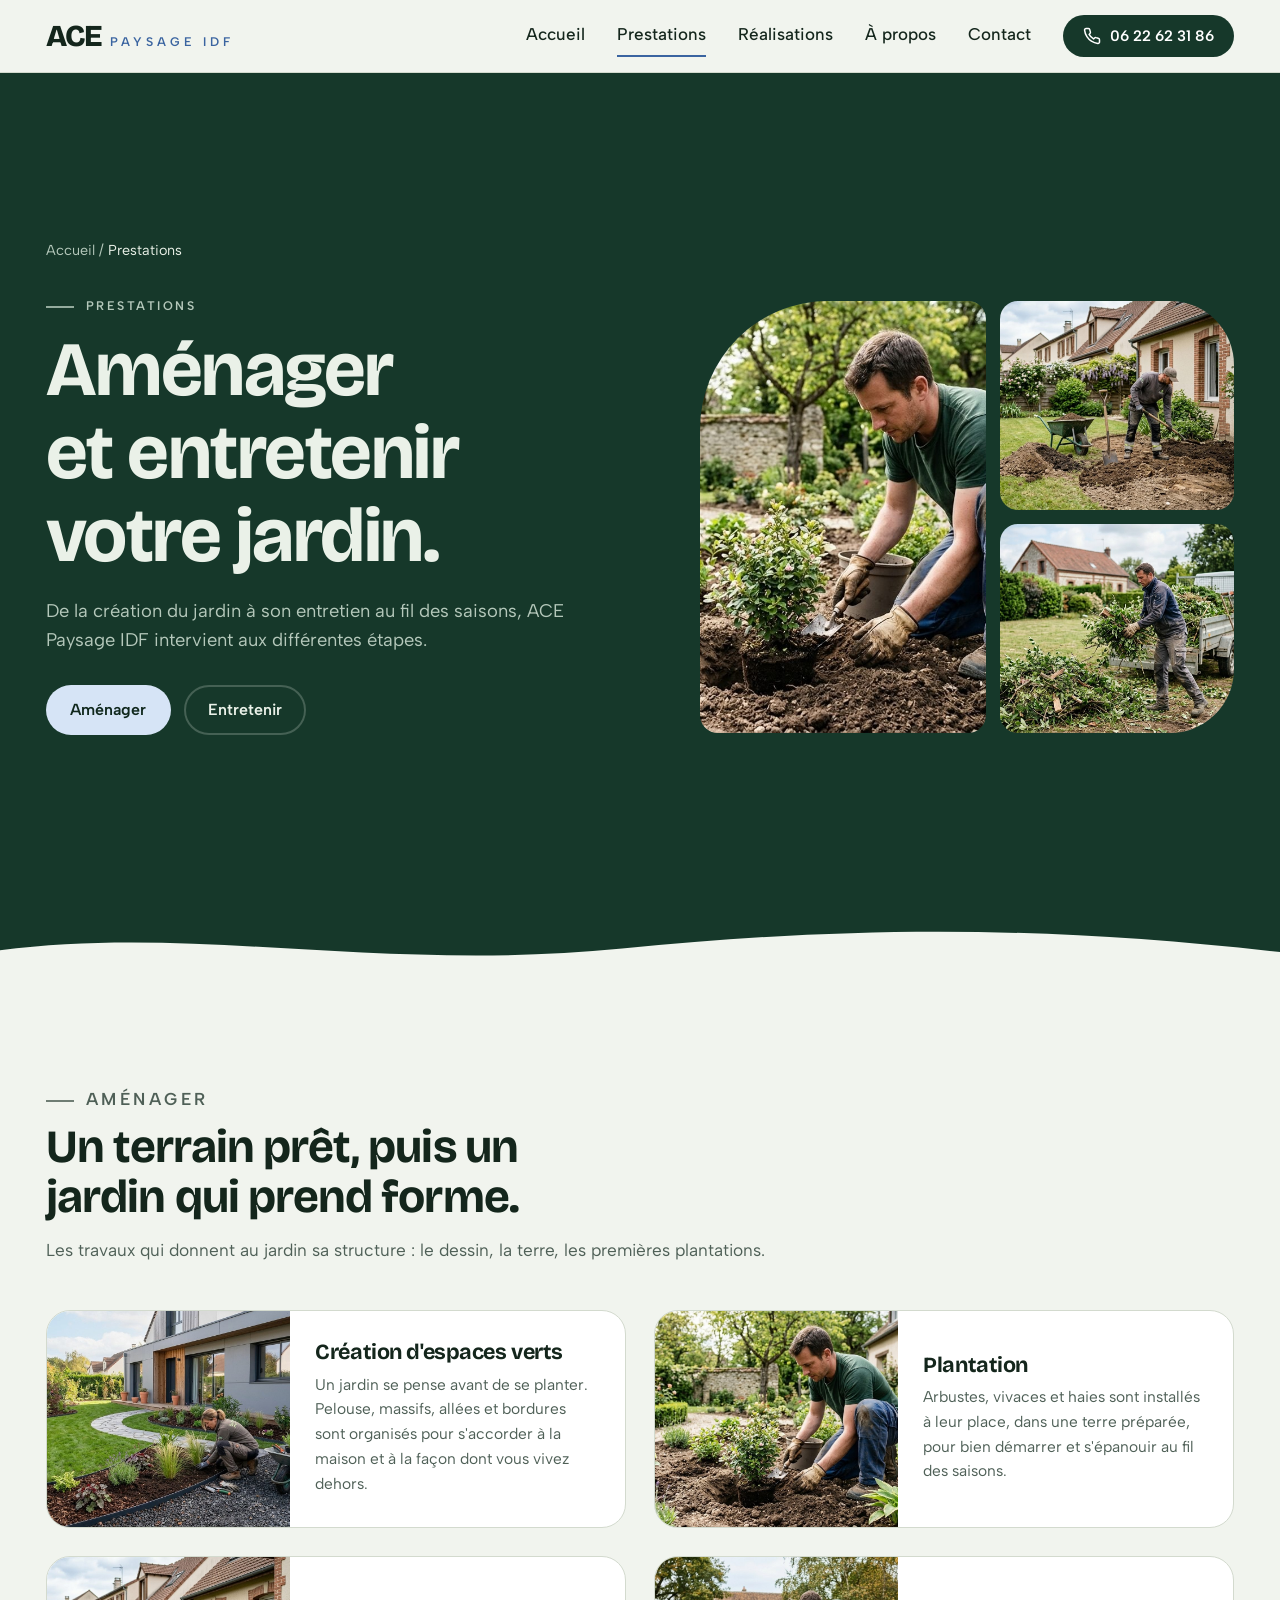
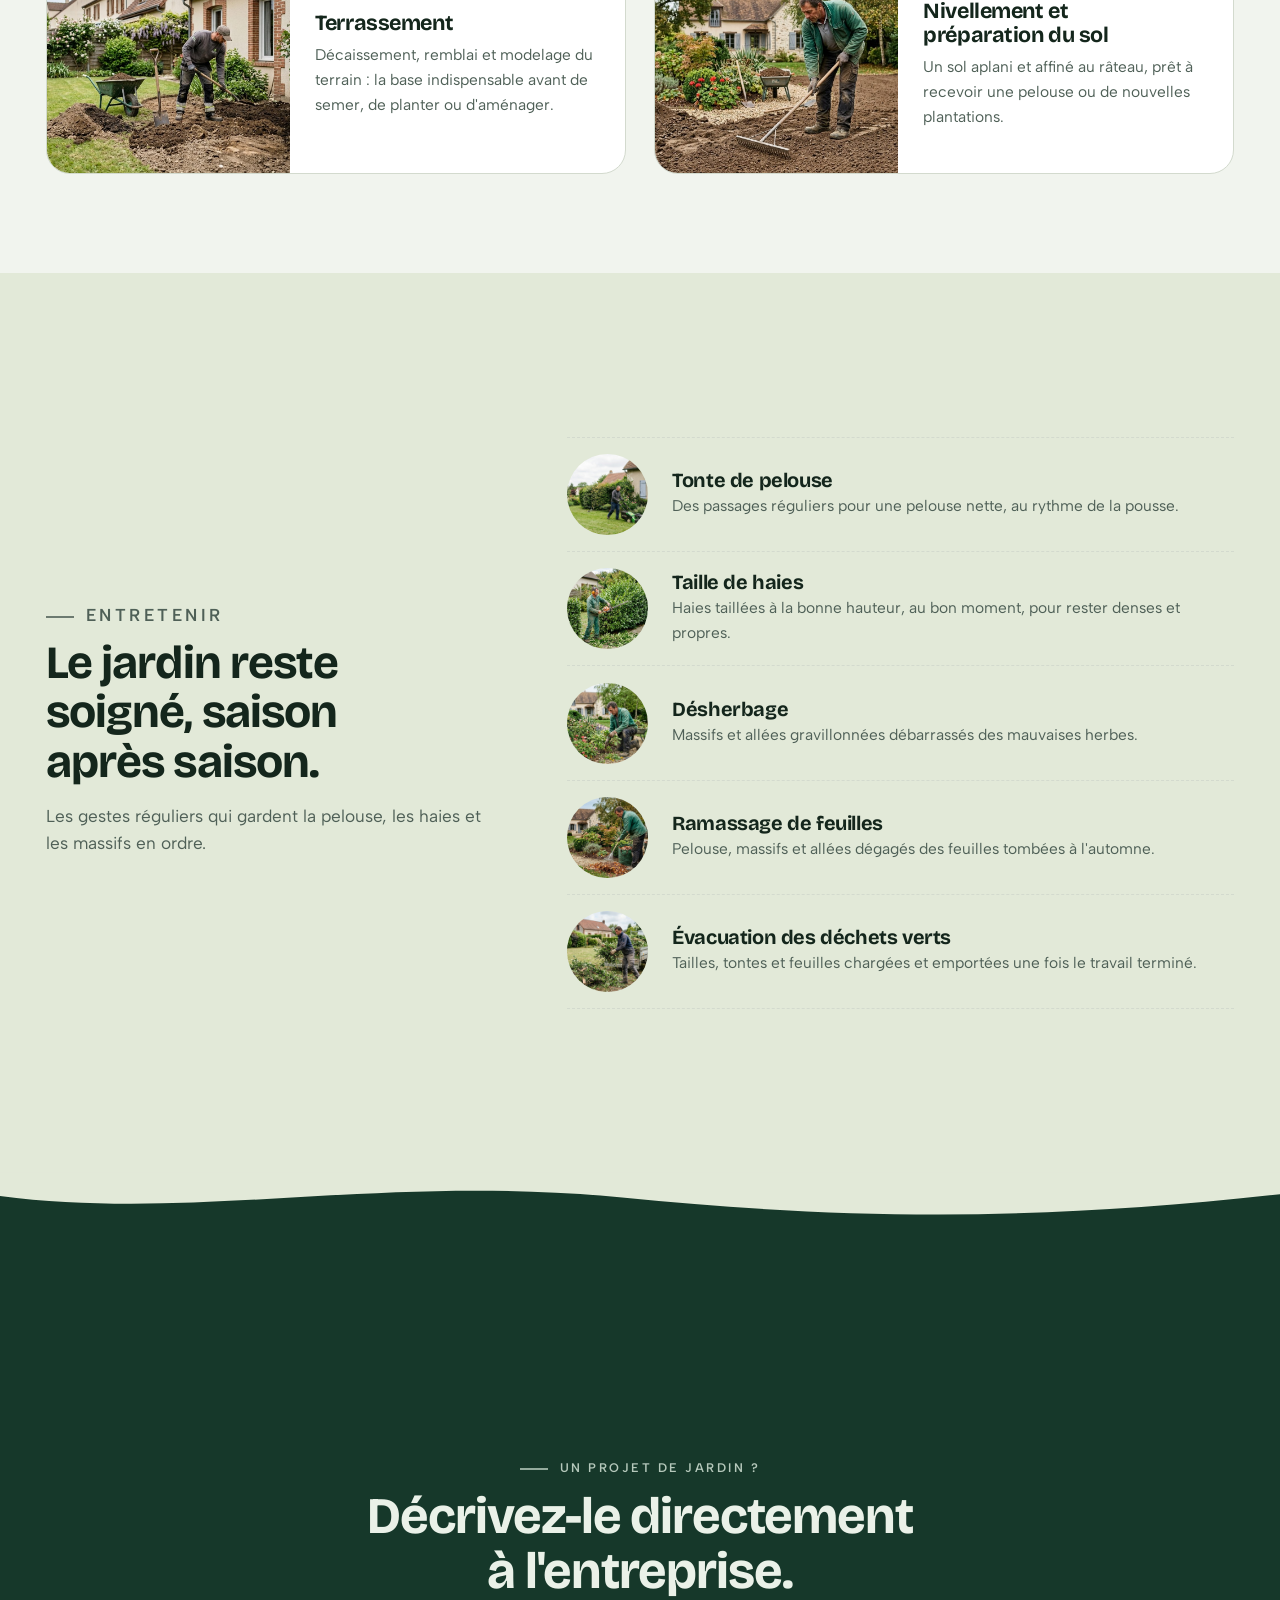
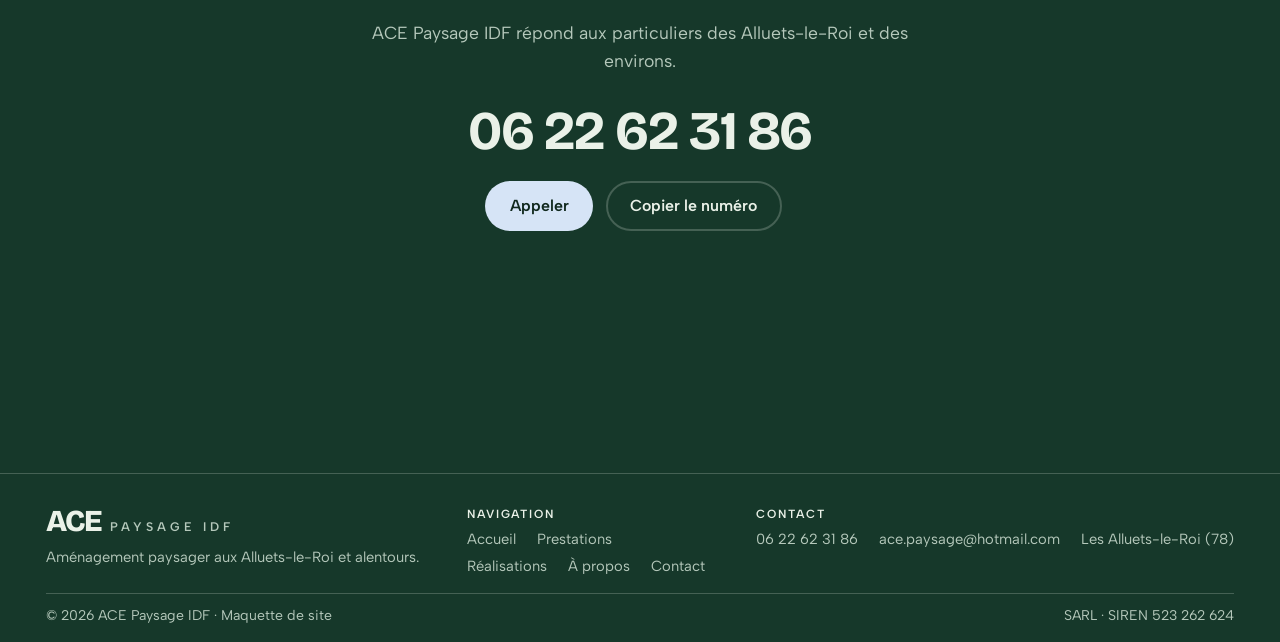
<file: prestations.html>
<!doctype html>
<html lang="fr">
<head>
<meta charset="utf-8">
<meta name="viewport" content="width=device-width, initial-scale=1, viewport-fit=cover">
<title>Prestations · ACE Paysage IDF</title>
<meta name="description" content="Prestations d'ACE Paysage IDF aux Alluets-le-Roi : création d'espaces verts, plantation, terrassement, tonte, taille de haies, désherbage.">
<link rel="icon" href="data:image/svg+xml,%3Csvg xmlns='http://www.w3.org/2000/svg' viewBox='0 0 64 64'%3E%3Crect width='64' height='64' rx='14' fill='%2316382A'/%3E%3Ctext x='32' y='43' font-family='Arial' font-weight='800' font-size='25' text-anchor='middle' fill='%23D6E4F6'%3EACE%3C/text%3E%3C/svg%3E">
<link rel="preconnect" href="https://fonts.googleapis.com">
<link rel="preconnect" href="https://fonts.gstatic.com" crossorigin>
<link rel="stylesheet" href="https://fonts.googleapis.com/css2?family=Albert+Sans:wght@400;500;600&family=Bricolage+Grotesque:opsz,wght@12..96,500..800&display=swap">
<link rel="stylesheet" href="style.css">
</head>
<body>
<header class="site-header" id="top">
  <div class="wrap bar">
    <a class="logo" href="https://webaunet.github.io/ACE-PAYSAGE" aria-label="ACE Paysage IDF, accueil"><b>ACE</b><span>Paysage IDF</span></a>
    <button class="burger" id="burger" type="button" aria-label="Ouvrir le menu" aria-expanded="false" aria-controls="nav">
      <svg viewBox="0 0 24 24" fill="none" stroke="currentColor" stroke-width="2" stroke-linecap="round"><path d="M4 7h16M4 12h16M4 17h16"/></svg>
    </button>
    <nav class="nav" id="nav" aria-label="Navigation principale">
      <a class="link" href="index.html">Accueil</a>
      <a class="link" href="prestations.html" aria-current="page">Prestations</a>
      <a class="link" href="realisations.html">Réalisations</a>
      <a class="link" href="a-propos.html">À propos</a>
      <a class="link" href="contact.html">Contact</a>
      <a class="btn btn-sm" href="tel:+33622623186">
        <svg viewBox="0 0 24 24" fill="none" stroke="currentColor" stroke-width="2" stroke-linecap="round" stroke-linejoin="round"><path d="M22 16.9v3a2 2 0 0 1-2.2 2 19.8 19.8 0 0 1-8.6-3.1 19.5 19.5 0 0 1-6-6A19.8 19.8 0 0 1 2.1 4.2 2 2 0 0 1 4.1 2h3a2 2 0 0 1 2 1.7c.1 1 .4 1.9.7 2.8a2 2 0 0 1-.5 2.1L8.1 9.9a16 16 0 0 0 6 6l1.3-1.3a2 2 0 0 1 2.1-.4c.9.3 1.8.6 2.8.7a2 2 0 0 1 1.7 2Z"/></svg>
        06 22 62 31 86
      </a>
    </nav>
  </div>
</header>

<main>
  <section class="page-hero has-media" aria-labelledby="h1">
    <div class="wrap">
      <nav class="crumbs" aria-label="Fil d'Ariane"><a href="index.html">Accueil</a> / <span>Prestations</span></nav>
      <div class="page-hero-grid">
        <div>
          <p class="eyebrow">Prestations</p>
          <h1 id="h1">Aménager et entretenir votre jardin.</h1>
          <p class="lead">De la création du jardin à son entretien au fil des saisons, ACE Paysage IDF intervient aux différentes étapes.</p>
          <div class="hero-actions">
            <a class="btn btn-band" href="#amenager">Aménager</a>
            <a class="btn btn-ghost" href="#entretien">Entretenir</a>
          </div>
        </div>
        <div class="mosaic">
          <img class="m1" src="img/plantation.jpg" width="1400" height="764" style="object-position:62% 50%" alt="Jardinier qui plante un arbuste dans un massif de terre fraîchement travaillée">
          <img class="m2" src="img/terrassement.jpg" width="1376" height="768" style="object-position:68% 50%" alt="Terre décaissée à la pelle à côté d'une pelouse">
          <img class="m3" src="img/dechets-verts.jpg" width="1408" height="768" style="object-position:55% 50%" alt="Branchages chargés sur une remorque après la taille d'une haie">
        </div>
      </div>
    </div>
    <svg class="wave" viewBox="0 0 1440 60" preserveAspectRatio="none" aria-hidden="true"><path d="M0 60V32C220 2 430 58 700 30S1180 4 1440 34V60Z" fill="currentColor"/></svg>
  </section>
  <section class="section" id="amenager" aria-labelledby="h-amen">
    <div class="wrap">
      <div class="section-head">
        <p class="eyebrow">Aménager</p>
        <h2 id="h-amen">Un terrain prêt, puis un jardin qui prend forme.</h2>
        <p>Les travaux qui donnent au jardin sa structure : le dessin, la terre, les premières plantations.</p>
      </div>
      <div class="rows">
        <article class="row-card">
          <img src="img/creation-espace-vert.jpg" width="1400" height="764" loading="lazy" style="object-position:70% 50%" alt="Pelouse aux courbes douces, bordures et paillage autour d'une plantation de graminées">
          <div><h3>Création d'espaces verts</h3><p>Un jardin se pense avant de se planter. Pelouse, massifs, allées et bordures sont organisés pour s'accorder à la maison et à la façon dont vous vivez dehors.</p></div>
        </article>
        <article class="row-card">
          <img src="img/plantation.jpg" width="1400" height="764" loading="lazy" style="object-position:62% 50%" alt="Arbuste planté dans un massif de terre fraîchement travaillée">
          <div><h3>Plantation</h3><p>Arbustes, vivaces et haies sont installés à leur place, dans une terre préparée, pour bien démarrer et s'épanouir au fil des saisons.</p></div>
        </article>
        <article class="row-card">
          <img src="img/terrassement.jpg" width="1400" height="764" loading="lazy" style="object-position:68% 50%" alt="Terre décaissée à la pelle, brouette et tas de terre à côté d'une pelouse">
          <div><h3>Terrassement</h3><p>Décaissement, remblai et modelage du terrain : la base indispensable avant de semer, de planter ou d'aménager.</p></div>
        </article>
        <article class="row-card">
          <img src="img/nivellement.jpg" width="1400" height="764" loading="lazy" style="object-position:45% 50%" alt="Terrain nivelé au râteau large avant la remise en pelouse">
          <div><h3>Nivellement et préparation du sol</h3><p>Un sol aplani et affiné au râteau, prêt à recevoir une pelouse ou de nouvelles plantations.</p></div>
        </article>
      </div>
    </div>
  </section>
  <section class="section band-tint" id="entretien" aria-labelledby="h-entr">
    <div class="wrap svc-wrap">
      <div class="section-head">
        <p class="eyebrow">Entretenir</p>
        <h2 id="h-entr">Le jardin reste soigné, saison après saison.</h2>
        <p>Les gestes réguliers qui gardent la pelouse, les haies et les massifs en ordre.</p>
      </div>
      <ul class="svc-list">
          <li class="svc">
            <img src="img/tonte.jpg" width="400" height="400" loading="lazy" style="object-position:60% 50%" alt="Tonte d'une pelouse devant une maison aux volets bleus">
            <div><h3>Tonte de pelouse</h3><p>Des passages réguliers pour une pelouse nette, au rythme de la pousse.</p></div>
          </li>
          <li class="svc">
            <img src="img/taille-haies.jpg" width="400" height="400" loading="lazy" style="object-position:40% 50%" alt="Taille d'une haie de laurier au taille-haie">
            <div><h3>Taille de haies</h3><p>Haies taillées à la bonne hauteur, au bon moment, pour rester denses et propres.</p></div>
          </li>
          <li class="svc">
            <img src="img/desherbage.jpg" width="400" height="400" loading="lazy" style="object-position:60% 50%" alt="Désherbage d'un massif fleuri le long d'une allée de gravier">
            <div><h3>Désherbage</h3><p>Massifs et allées gravillonnées débarrassés des mauvaises herbes.</p></div>
          </li>
          <li class="svc">
            <img src="img/feuilles.jpg" width="400" height="400" loading="lazy" style="object-position:68% 50%" alt="Ramassage des feuilles d'automne au râteau">
            <div><h3>Ramassage de feuilles</h3><p>Pelouse, massifs et allées dégagés des feuilles tombées à l'automne.</p></div>
          </li>
          <li class="svc">
            <img src="img/dechets-verts.jpg" width="400" height="400" loading="lazy" style="object-position:55% 50%" alt="Chargement de branchages sur une remorque">
            <div><h3>Évacuation des déchets verts</h3><p>Tailles, tontes et feuilles chargées et emportées une fois le travail terminé.</p></div>
          </li>
      </ul>
    </div>
  </section>
  <section class="cta cta-center" aria-labelledby="h-cta">
    <svg class="wave flip" viewBox="0 0 1440 60" preserveAspectRatio="none" aria-hidden="true"><path d="M0 60V32C220 2 430 58 700 30S1180 4 1440 34V60Z" fill="currentColor"/></svg>
    <div class="wrap">
      <p class="eyebrow">Un projet de jardin ?</p>
      <h2 id="h-cta">Décrivez-le directement à l'entreprise.</h2>
      <p class="lead">ACE Paysage IDF répond aux particuliers des Alluets-le-Roi et des environs.</p>
      <a class="phone" href="tel:+33622623186" id="phone">06 22 62 31 86</a>
        <div class="cta-actions">
          <a class="btn btn-band" href="tel:+33622623186">Appeler</a>
          <button class="btn btn-ghost" type="button" id="copy">Copier le numéro</button>
          
          <span class="copied" id="copied" role="status" aria-live="polite"></span>
        </div>
    </div>
  </section>

</main>
<footer class="site-footer">
  <div class="wrap">
    <div class="foot-grid">
      <div>
        <a class="logo" href="https://webaunet.github.io/ACE-PAYSAGE" aria-label="ACE Paysage IDF, accueil"><b>ACE</b><span>Paysage IDF</span></a>
        <p style="margin-top:1rem;max-width:26em">Aménagement paysager aux Alluets-le-Roi et alentours.</p>
      </div>
      <div>
        <h5>Navigation</h5>
        <ul>
          <li><a href="index.html">Accueil</a></li>
          <li><a href="prestations.html">Prestations</a></li>
          <li><a href="realisations.html">Réalisations</a></li>
          <li><a href="a-propos.html">À propos</a></li>
          <li><a href="contact.html">Contact</a></li>
        </ul>
      </div>
      <div>
        <h5>Contact</h5>
        <ul>
          <li><a href="tel:+33622623186">06 22 62 31 86</a></li>
          <li><a href="mailto:ace.paysage@hotmail.com" style="overflow-wrap:anywhere">ace.paysage@hotmail.com</a></li>
          <li>Les Alluets-le-Roi (78)</li>
        </ul>
      </div>
    </div>
    <div class="foot-note">
      <span>© 2026 ACE Paysage IDF · Maquette de site</span>
      <span>SARL · SIREN 523 262 624</span>
    </div>
  </div>
</footer>

<script src="main.js"></script>
</body>
</html>
</file>
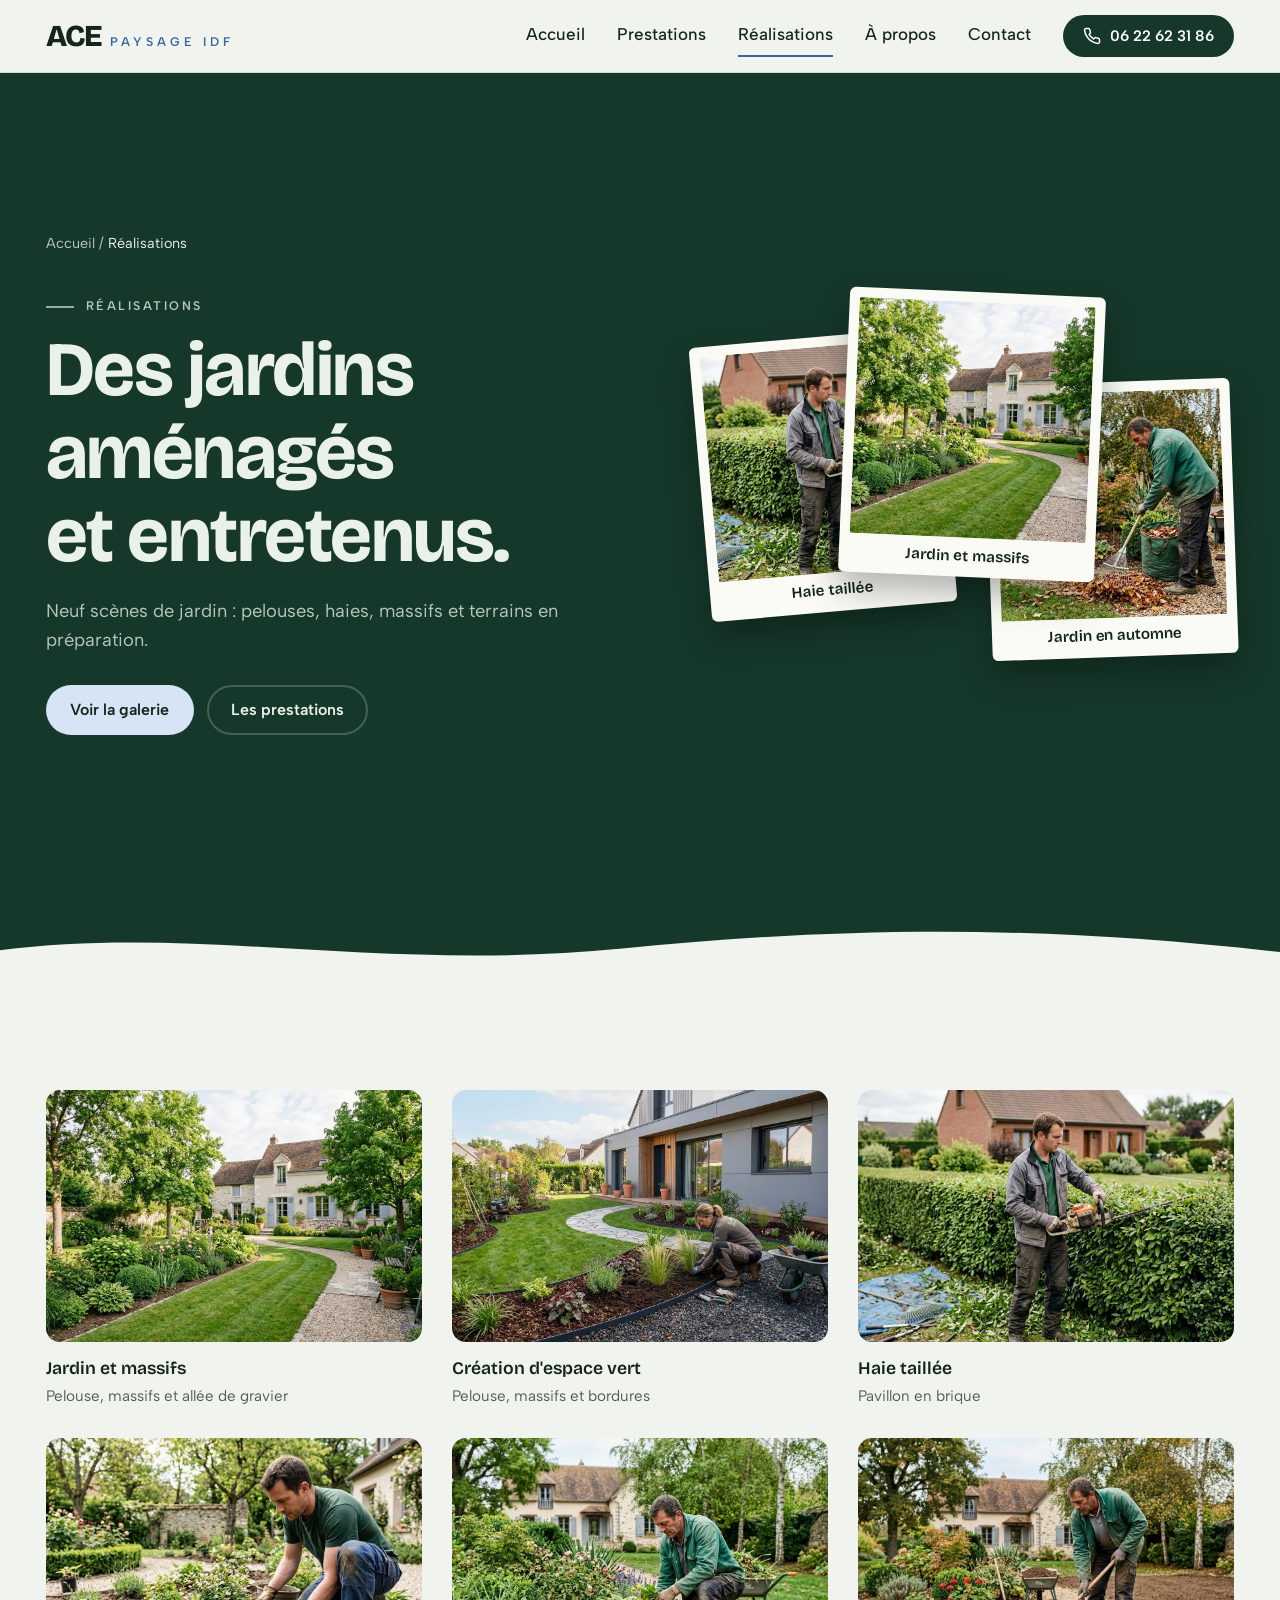
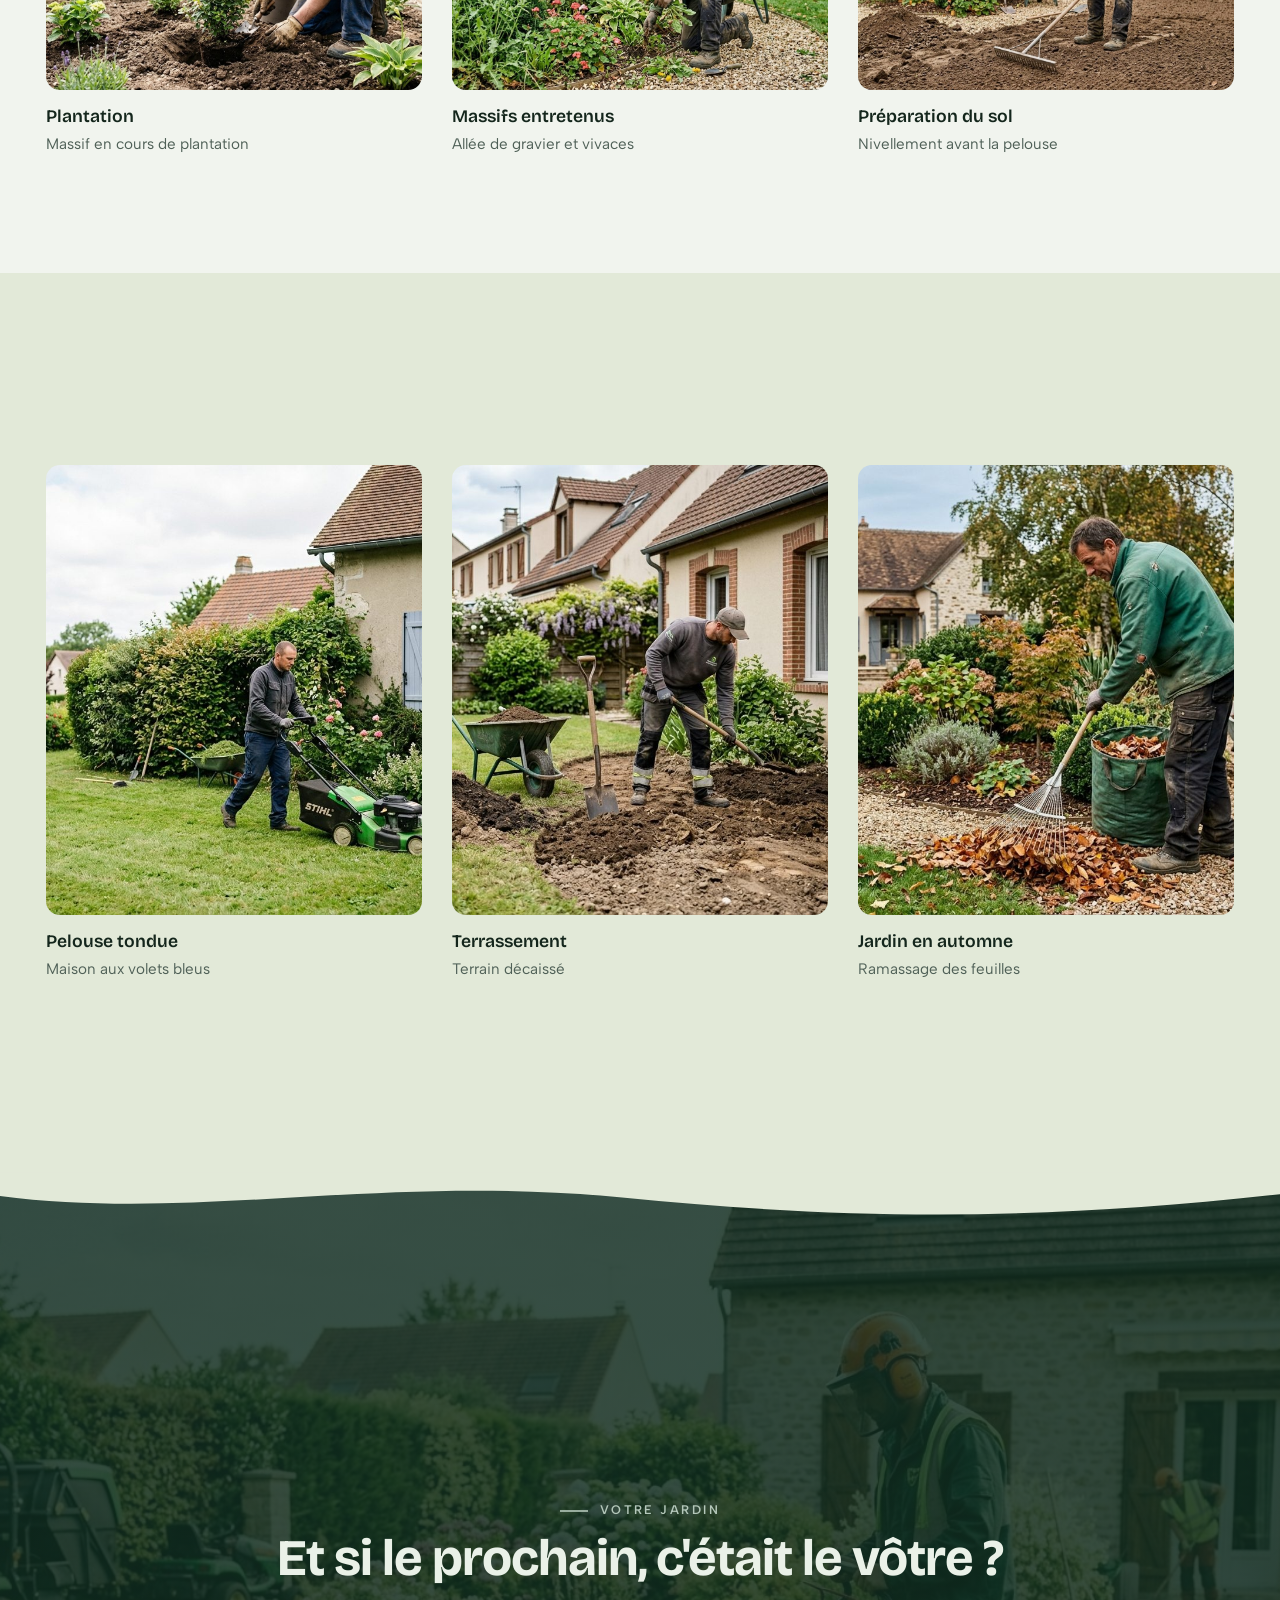
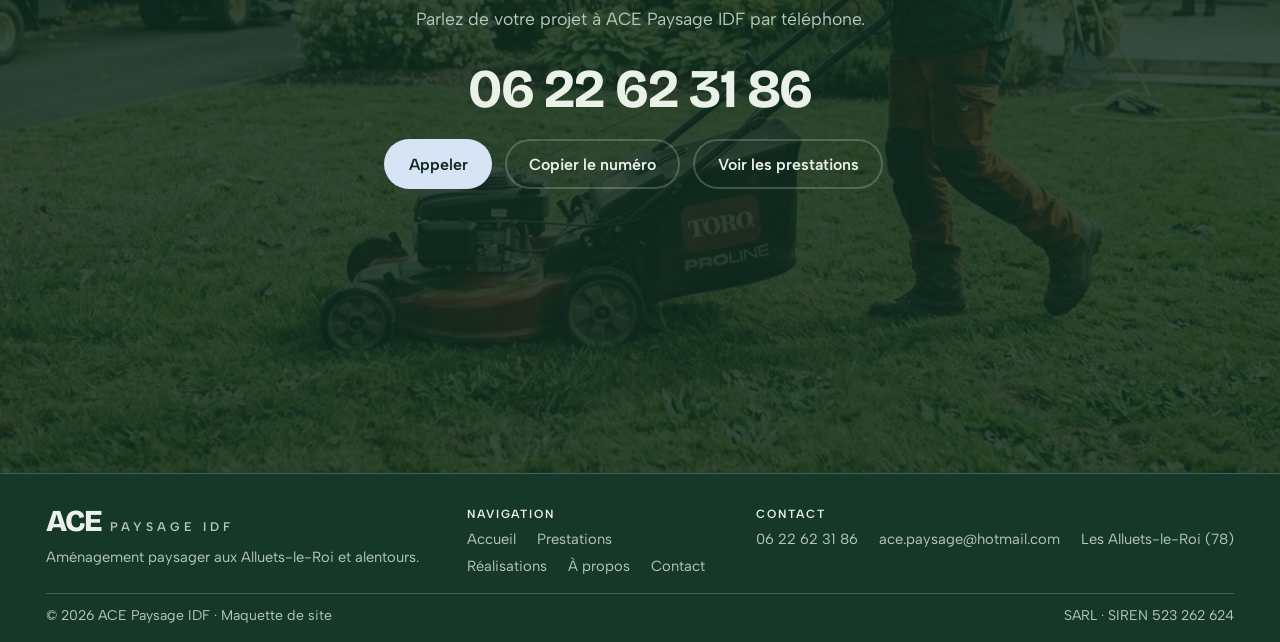
<file: realisations.html>
<!doctype html>
<html lang="fr">
<head>
<meta charset="utf-8">
<meta name="viewport" content="width=device-width, initial-scale=1, viewport-fit=cover">
<title>Réalisations · ACE Paysage IDF</title>
<meta name="description" content="Aperçu de travaux d'aménagement et d'entretien de jardin par ACE Paysage IDF, aux Alluets-le-Roi.">
<link rel="icon" href="data:image/svg+xml,%3Csvg xmlns='http://www.w3.org/2000/svg' viewBox='0 0 64 64'%3E%3Crect width='64' height='64' rx='14' fill='%2316382A'/%3E%3Ctext x='32' y='43' font-family='Arial' font-weight='800' font-size='25' text-anchor='middle' fill='%23D6E4F6'%3EACE%3C/text%3E%3C/svg%3E">
<link rel="preconnect" href="https://fonts.googleapis.com">
<link rel="preconnect" href="https://fonts.gstatic.com" crossorigin>
<link rel="stylesheet" href="https://fonts.googleapis.com/css2?family=Albert+Sans:wght@400;500;600&family=Bricolage+Grotesque:opsz,wght@12..96,500..800&display=swap">
<link rel="stylesheet" href="style.css">
</head>
<body>
<header class="site-header" id="top">
  <div class="wrap bar">
    <a class="logo" href="https://webaunet.github.io/ACE-PAYSAGE" aria-label="ACE Paysage IDF, accueil"><b>ACE</b><span>Paysage IDF</span></a>
    <button class="burger" id="burger" type="button" aria-label="Ouvrir le menu" aria-expanded="false" aria-controls="nav">
      <svg viewBox="0 0 24 24" fill="none" stroke="currentColor" stroke-width="2" stroke-linecap="round"><path d="M4 7h16M4 12h16M4 17h16"/></svg>
    </button>
    <nav class="nav" id="nav" aria-label="Navigation principale">
      <a class="link" href="index.html">Accueil</a>
      <a class="link" href="prestations.html">Prestations</a>
      <a class="link" href="realisations.html" aria-current="page">Réalisations</a>
      <a class="link" href="a-propos.html">À propos</a>
      <a class="link" href="contact.html">Contact</a>
      <a class="btn btn-sm" href="tel:+33622623186">
        <svg viewBox="0 0 24 24" fill="none" stroke="currentColor" stroke-width="2" stroke-linecap="round" stroke-linejoin="round"><path d="M22 16.9v3a2 2 0 0 1-2.2 2 19.8 19.8 0 0 1-8.6-3.1 19.5 19.5 0 0 1-6-6A19.8 19.8 0 0 1 2.1 4.2 2 2 0 0 1 4.1 2h3a2 2 0 0 1 2 1.7c.1 1 .4 1.9.7 2.8a2 2 0 0 1-.5 2.1L8.1 9.9a16 16 0 0 0 6 6l1.3-1.3a2 2 0 0 1 2.1-.4c.9.3 1.8.6 2.8.7a2 2 0 0 1 1.7 2Z"/></svg>
        06 22 62 31 86
      </a>
    </nav>
  </div>
</header>

<main>
  <section class="page-hero has-media" aria-labelledby="h1">
    <div class="wrap">
      <nav class="crumbs" aria-label="Fil d'Ariane"><a href="index.html">Accueil</a> / <span>Réalisations</span></nav>
      <div class="page-hero-grid">
        <div>
          <p class="eyebrow">Réalisations</p>
          <h1 id="h1">Des jardins aménagés et entretenus.</h1>
          <p class="lead">Neuf scènes de jardin : pelouses, haies, massifs et terrains en préparation.</p>
          <div class="hero-actions">
            <a class="btn btn-band" href="#galerie">Voir la galerie</a>
            <a class="btn btn-ghost" href="prestations.html">Les prestations</a>
          </div>
        </div>
        <div class="polaroids">
          <figure class="pola p1"><img src="img/taille-haie-pavillon.jpg" width="1408" height="768" style="object-position:48% 50%" alt="Longue haie taillée devant un pavillon en brique"><figcaption>Haie taillée</figcaption></figure>
          <figure class="pola p2"><img src="img/jardin-ambiance.jpg" width="1408" height="768" style="object-position:55% 50%" alt="Jardin de campagne avec pelouse, massifs et allée de gravier"><figcaption>Jardin et massifs</figcaption></figure>
          <figure class="pola p3"><img src="img/feuilles.jpg" width="1400" height="764" style="object-position:68% 50%" alt="Ramassage des feuilles d'automne au râteau"><figcaption>Jardin en automne</figcaption></figure>
        </div>
      </div>
    </div>
    <svg class="wave" viewBox="0 0 1440 60" preserveAspectRatio="none" aria-hidden="true"><path d="M0 60V32C220 2 430 58 700 30S1180 4 1440 34V60Z" fill="currentColor"/></svg>
  </section>
  <section class="section" id="galerie" aria-label="Galerie">
    <div class="wrap">
      <div class="real-grid">
        <figure class="real">
          <img src="img/jardin-ambiance.jpg" width="1408" height="768" loading="lazy" style="object-position:55% 50%" alt="Jardin de campagne avec pelouse, massifs et allée de gravier devant une maison en pierre">
          <figcaption>Jardin et massifs<span>Pelouse, massifs et allée de gravier</span></figcaption>
        </figure>
        <figure class="real">
          <img src="img/creation-espace-vert.jpg" width="1408" height="768" loading="lazy" style="object-position:72% 50%" alt="Jardin neuf aux bordures courbes, pelouse, paillage et graminées devant une maison moderne">
          <figcaption>Création d'espace vert<span>Pelouse, massifs et bordures</span></figcaption>
        </figure>
        <figure class="real">
          <img src="img/taille-haie-pavillon.jpg" width="1408" height="768" loading="lazy" style="object-position:48% 50%" alt="Longue haie taillée devant un pavillon en brique">
          <figcaption>Haie taillée<span>Pavillon en brique</span></figcaption>
        </figure>
        <figure class="real">
          <img src="img/plantation.jpg" width="1400" height="764" loading="lazy" style="object-position:62% 50%" alt="Arbuste planté dans un massif de terre fraîchement travaillée">
          <figcaption>Plantation<span>Massif en cours de plantation</span></figcaption>
        </figure>
        <figure class="real">
          <img src="img/desherbage.jpg" width="1400" height="764" loading="lazy" style="object-position:60% 50%" alt="Massif fleuri désherbé le long d'une allée de gravier, devant une maison en pierre">
          <figcaption>Massifs entretenus<span>Allée de gravier et vivaces</span></figcaption>
        </figure>
        <figure class="real">
          <img src="img/nivellement.jpg" width="1400" height="764" loading="lazy" style="object-position:45% 50%" alt="Terrain nivelé au râteau large avant la remise en pelouse">
          <figcaption>Préparation du sol<span>Nivellement avant la pelouse</span></figcaption>
        </figure>
      </div>
    </div>
  </section>
  <section class="section band-tint" aria-label="Galerie, suite">
    <div class="wrap">
      <div class="real-grid real-big">
        <figure class="real">
          <img src="img/tonte.jpg" width="1376" height="768" loading="lazy" style="object-position:60% 50%" alt="Tonte d'une pelouse devant une maison aux volets bleus et massifs d'hortensias">
          <figcaption>Pelouse tondue<span>Maison aux volets bleus</span></figcaption>
        </figure>
        <figure class="real">
          <img src="img/terrassement.jpg" width="1376" height="768" loading="lazy" style="object-position:68% 50%" alt="Terre décaissée à la pelle, brouette et tas de terre à côté d'une pelouse">
          <figcaption>Terrassement<span>Terrain décaissé</span></figcaption>
        </figure>
        <figure class="real">
          <img src="img/feuilles.jpg" width="1400" height="764" loading="lazy" style="object-position:68% 50%" alt="Ramassage des feuilles d'automne au râteau, avec sac de jardin et brouette">
          <figcaption>Jardin en automne<span>Ramassage des feuilles</span></figcaption>
        </figure>
      </div>
    </div>
  </section>
  <section class="cta cta-center cta-bg" aria-labelledby="h-cta" style="background-image:linear-gradient(rgba(16,44,32,.84),rgba(16,44,32,.84)),url(img/entretien-general.jpg)">
    <svg class="wave flip" viewBox="0 0 1440 60" preserveAspectRatio="none" aria-hidden="true"><path d="M0 60V32C220 2 430 58 700 30S1180 4 1440 34V60Z" fill="currentColor"/></svg>
    <div class="wrap">
      <p class="eyebrow">Votre jardin</p>
      <h2 id="h-cta">Et si le prochain, c'était le vôtre ?</h2>
      <p class="lead">Parlez de votre projet à ACE Paysage IDF par téléphone.</p>
      <a class="phone" href="tel:+33622623186" id="phone">06 22 62 31 86</a>
        <div class="cta-actions">
          <a class="btn btn-band" href="tel:+33622623186">Appeler</a>
          <button class="btn btn-ghost" type="button" id="copy">Copier le numéro</button>
          <a class="btn btn-ghost" href="prestations.html">Voir les prestations</a>
          <span class="copied" id="copied" role="status" aria-live="polite"></span>
        </div>
    </div>
  </section>

</main>
<footer class="site-footer">
  <div class="wrap">
    <div class="foot-grid">
      <div>
        <a class="logo" href="https://webaunet.github.io/ACE-PAYSAGE" aria-label="ACE Paysage IDF, accueil"><b>ACE</b><span>Paysage IDF</span></a>
        <p style="margin-top:1rem;max-width:26em">Aménagement paysager aux Alluets-le-Roi et alentours.</p>
      </div>
      <div>
        <h5>Navigation</h5>
        <ul>
          <li><a href="index.html">Accueil</a></li>
          <li><a href="prestations.html">Prestations</a></li>
          <li><a href="realisations.html">Réalisations</a></li>
          <li><a href="a-propos.html">À propos</a></li>
          <li><a href="contact.html">Contact</a></li>
        </ul>
      </div>
      <div>
        <h5>Contact</h5>
        <ul>
          <li><a href="tel:+33622623186">06 22 62 31 86</a></li>
          <li><a href="mailto:ace.paysage@hotmail.com" style="overflow-wrap:anywhere">ace.paysage@hotmail.com</a></li>
          <li>Les Alluets-le-Roi (78)</li>
        </ul>
      </div>
    </div>
    <div class="foot-note">
      <span>© 2026 ACE Paysage IDF · Maquette de site</span>
      <span>SARL · SIREN 523 262 624</span>
    </div>
  </div>
</footer>

<script src="main.js"></script>
</body>
</html>
</file>
<file: style.css>
/* Concept : un plan de jardin. Bandes vert conifère, bord de pelouse courbe entre les sections,
   bleu de volet comme seul accent (volets bleu-gris des maisons du secteur). */
:root{
  --font-display:'Bricolage Grotesque','Segoe UI',system-ui,sans-serif;
  --font-body:'Albert Sans','Segoe UI',system-ui,sans-serif;
  --bg:#F1F4EE;
  --surface:#FFFFFF;
  --ink:#14261C;
  --muted:#4F6057;
  --line:#D3DACE;
  --band:#16382A;
  --on-band:#EAF1E8;
  --on-band-muted:#B5C8BB;
  --accent:#3A64A0;
  --accent-soft:#DDE7F3;
  --tint:#E2E9D8;
  --btn-bg:#16382A;
  --btn-fg:#FFFFFF;
  --bandbtn-bg:#D6E4F6;
  --bandbtn-fg:#10281D;
  --bandline:rgba(234,241,232,.22);
  color-scheme:light;
}
@media (prefers-color-scheme:dark){
  :root:not([data-theme="light"]){
    --bg:#0E1812;--surface:#15231B;--ink:#E4EBE2;--muted:#9DB0A4;--line:#284034;
    --band:#153424;--on-band:#EAF1E8;--on-band-muted:#B5C8BB;
    --accent:#8DB1E3;--accent-soft:#1B2B40;--tint:#1D3326;
    --btn-bg:#D6E4F6;--btn-fg:#10281D;--bandbtn-bg:#D6E4F6;--bandbtn-fg:#10281D;
    color-scheme:dark;
  }
}
:root[data-theme="dark"]{
  --bg:#0E1812;--surface:#15231B;--ink:#E4EBE2;--muted:#9DB0A4;--line:#284034;
  --band:#153424;--on-band:#EAF1E8;--on-band-muted:#B5C8BB;
  --accent:#8DB1E3;--accent-soft:#1B2B40;--tint:#1D3326;
  --btn-bg:#D6E4F6;--btn-fg:#10281D;--bandbtn-bg:#D6E4F6;--bandbtn-fg:#10281D;
  color-scheme:dark;
}

*,*::before,*::after{box-sizing:border-box}
html{scroll-behavior:smooth}
body{
  margin:0;background:var(--bg);color:var(--ink);
  font-family:var(--font-body);font-size:17px;line-height:1.6;
  -webkit-font-smoothing:antialiased;overflow-x:hidden;
}
body::before{content:"";position:fixed;inset:0 0 auto;height:env(safe-area-inset-top,0px);z-index:60;background:var(--bg)}
img{display:block;max-width:100%}
a{color:inherit}
h1,h2,h3{font-family:var(--font-display);font-weight:700;line-height:1.08;letter-spacing:-.02em;margin:0;text-wrap:balance}
p{margin:0}
:focus-visible{outline:3px solid var(--accent);outline-offset:3px;border-radius:4px}

.wrap{
  width:100%;max-width:1220px;margin-inline:auto;
  padding-left:max(16px,env(safe-area-inset-left,0px));
  padding-right:max(16px,env(safe-area-inset-right,0px));
}
section[id],header[id]{scroll-margin-top:84px}

/* Boutons */
.btn{
  display:inline-flex;align-items:center;justify-content:center;gap:.6rem;
  min-height:50px;padding:.7rem 1.4rem;border-radius:999px;
  font:600 1rem/1.2 var(--font-body);text-decoration:none;border:2px solid transparent;
  cursor:pointer;transition:transform .15s ease,background-color .15s ease;
  background:var(--btn-bg);color:var(--btn-fg);
}
.btn:hover{transform:translateY(-2px)}
.btn svg{width:18px;height:18px;flex:none}
.btn-sm{min-height:42px;padding:.45rem 1.1rem;font-size:.95rem}
.btn-band{background:var(--bandbtn-bg);color:var(--bandbtn-fg)}
.btn-ghost{background:transparent;color:var(--on-band);border-color:var(--bandline)}
.btn-ghost:hover{border-color:var(--on-band)}
.btn-line{background:transparent;color:var(--ink);border-color:var(--line)}

/* En-tête */
.site-header{
  position:sticky;top:env(safe-area-inset-top,0px);z-index:50;
  background:var(--bg);border-bottom:1px solid var(--line);
}
.bar{display:flex;align-items:center;justify-content:space-between;gap:1rem;min-height:72px}
.logo{display:inline-flex;align-items:baseline;gap:.55rem;text-decoration:none;color:var(--ink);white-space:nowrap}
.logo b{font:800 1.9rem/1 var(--font-display);letter-spacing:-.04em}
.logo span{font:600 .78rem/1 var(--font-body);letter-spacing:.32em;text-transform:uppercase;color:var(--accent)}
.nav{display:flex;align-items:center;gap:2rem}
.nav a.link{text-decoration:none;font-weight:500;padding:.4rem 0;border-bottom:2px solid transparent}
.nav a.link:hover{border-color:var(--accent)}
.burger{display:none;width:46px;height:46px;border-radius:50%;border:1.5px solid var(--line);background:transparent;color:var(--ink);cursor:pointer;align-items:center;justify-content:center}
.burger svg{width:22px;height:22px}

/* Héros */
.hero{background:var(--band);color:var(--on-band);position:relative;padding-block:clamp(32px,5vw,64px) clamp(70px,9vw,120px)}
.hero-grid{display:grid;grid-template-columns:minmax(0,1fr) minmax(0,1.12fr);gap:clamp(28px,5vw,72px);align-items:center}
.eyebrow{font:600 .78rem/1.3 var(--font-body);letter-spacing:.2em;text-transform:uppercase;color:var(--accent)}
.hero .eyebrow{color:var(--on-band-muted)}
.hero h1{font-size:clamp(2.5rem,5.4vw,4.4rem);margin-top:1rem;color:var(--on-band)}
.hero .lead{margin-top:1.4rem;font-size:1.15rem;color:var(--on-band-muted);max-width:34em}
.hero-actions{display:flex;flex-wrap:wrap;gap:.8rem;margin-top:2rem}
.facts{display:flex;flex-wrap:wrap;gap:.5rem 1.6rem;margin:2.2rem 0 0;padding:1.2rem 0 0;list-style:none;border-top:1px solid var(--bandline);font-size:.95rem;color:var(--on-band-muted)}
.facts li{display:flex;align-items:center;gap:.5rem}
.facts li::before{content:"";width:7px;height:7px;border-radius:50%;background:var(--bandbtn-bg);flex:none}
.hero-media{margin:0;min-width:0}
.hero-media img{
  width:100%;height:clamp(340px,42vw,560px);object-fit:cover;object-position:55% 50%;
  border-radius:clamp(90px,15vw,240px) 18px 18px 18px;
}
.wave{position:absolute;left:0;right:0;bottom:-1px;width:100%;height:clamp(28px,4vw,56px);color:var(--bg);display:block}
.wave.flip{bottom:auto;top:-1px;transform:scaleY(-1)}

/* Sections */
.section{padding-block:clamp(56px,8vw,104px)}
.section-head{max-width:46rem;margin-bottom:clamp(28px,4vw,48px)}
.section-head h2{font-size:clamp(1.9rem,3.6vw,2.9rem);margin-top:.7rem}
.section-head p{margin-top:1rem;color:var(--muted);font-size:1.08rem}
.group + .group{margin-top:clamp(52px,7vw,88px)}
.group-title{display:flex;align-items:baseline;gap:1rem;margin-bottom:1.6rem}
.group-title h3{font-size:1.6rem}
.group-title::after{content:"";flex:1;border-top:1.5px dashed var(--line);transform:translateY(-.3em)}

.grid-2{display:grid;grid-template-columns:repeat(2,minmax(0,1fr));gap:clamp(20px,3vw,36px)}
.grid-6{display:grid;grid-template-columns:repeat(6,minmax(0,1fr));gap:clamp(20px,3vw,36px) clamp(18px,2.4vw,30px)}
.grid-6 > .card{grid-column:span 2}
.grid-6 > .card:nth-child(n+4){grid-column:span 3}
.card{min-width:0}
.card .ph{overflow:hidden;border-radius:14px;aspect-ratio:3/2;background:var(--line)}
.grid-6 .card .ph{aspect-ratio:4/3}
.card img{width:100%;height:100%;object-fit:cover;transition:transform .5s ease}
.card:hover img{transform:scale(1.03)}
.card h4{font:700 1.3rem/1.2 var(--font-display);letter-spacing:-.01em;margin:1rem 0 .4rem}
.card p{color:var(--muted);max-width:36em}

/* Pages intérieures */
.nav a.link[aria-current="page"]{border-color:var(--accent)}
.page-hero{background:var(--band);color:var(--on-band);position:relative;padding-block:clamp(26px,4vw,44px) clamp(70px,9vw,110px)}
.crumbs{font-size:.9rem;color:var(--on-band-muted)}
.crumbs a{text-decoration:none}
.crumbs a:hover{color:var(--on-band)}
.crumbs span{color:var(--on-band)}
.page-hero .eyebrow{color:var(--on-band-muted);margin-top:clamp(28px,4vw,48px)}
.page-hero h1{font-size:clamp(2.2rem,4.8vw,3.8rem);margin-top:.9rem;color:var(--on-band);max-width:18em}
.page-hero .lead{margin-top:1.2rem;color:var(--on-band-muted);font-size:1.15rem;max-width:36em}
.cta h1{font-size:clamp(2rem,4vw,3.2rem);margin-top:.8rem;color:var(--on-band)}
.id-card a{text-decoration:none;border-bottom:1px solid var(--accent)}

/* Réalisations */
.real-grid{display:grid;grid-template-columns:repeat(3,minmax(0,1fr));gap:clamp(18px,2.4vw,30px)}
.real{margin:0;min-width:0}
.real img{width:100%;height:auto;aspect-ratio:1/1;object-fit:cover;border-radius:14px}
.real figcaption{margin-top:.8rem;font-weight:600;font-family:var(--font-display);font-size:1.1rem}
.real figcaption span{display:block;font:400 .95rem/1.5 var(--font-body);color:var(--muted);margin-top:.15rem}

/* Saisons */
.seasons{background:var(--surface);border-block:1px solid var(--line)}
.season-grid{display:grid;grid-template-columns:repeat(4,minmax(0,1fr));gap:clamp(20px,3vw,40px)}

/* À propos */
.about-grid{display:grid;grid-template-columns:minmax(0,.95fr) minmax(0,1.05fr);gap:clamp(28px,6vw,88px);align-items:center}
.about-media{margin:0;min-width:0}
.about-media img{width:100%;height:auto;aspect-ratio:4/3.3;object-fit:cover;object-position:60% 50%;border-radius:18px 18px 18px clamp(80px,12vw,180px)}
.about-body h2{font-size:clamp(1.9rem,3.4vw,2.7rem);margin-top:.7rem}
.about-body p{margin-top:1.1rem;color:var(--muted);font-size:1.08rem}
.id-card{margin:1.8rem 0 0;display:grid;border-top:1px solid var(--line)}
.id-card div{display:grid;grid-template-columns:9.5rem minmax(0,1fr);gap:1rem;padding:.8rem 0;border-bottom:1px solid var(--line)}
.id-card dt{font:600 .78rem/1.6 var(--font-body);letter-spacing:.14em;text-transform:uppercase;color:var(--accent)}
.id-card dd{margin:0;font-weight:500}

/* Contact */
.cta{background:var(--band);color:var(--on-band);position:relative;padding-block:clamp(80px,10vw,136px) clamp(56px,7vw,96px)}
.cta-grid{display:grid;grid-template-columns:minmax(0,1.1fr) minmax(0,.9fr);gap:clamp(28px,6vw,80px);align-items:center}
.cta .eyebrow{color:var(--on-band-muted)}
.cta h2{font-size:clamp(2rem,4vw,3.2rem);margin-top:.8rem;color:var(--on-band)}
.cta .lead{margin-top:1.2rem;color:var(--on-band-muted);font-size:1.1rem;max-width:32em}
.phone{display:block;margin-top:1.8rem;font:700 clamp(2rem,5vw,3.4rem)/1 var(--font-display);letter-spacing:-.02em;color:var(--on-band);user-select:all;-webkit-user-select:all;text-decoration:none}
.cta-actions{display:flex;flex-wrap:wrap;align-items:center;gap:.8rem;margin-top:1.4rem}
.copied{font-size:.95rem;color:var(--on-band-muted);min-height:1.4em}
.cta-info{display:grid;grid-template-columns:repeat(2,minmax(0,1fr));gap:1rem 2rem;margin:2rem 0 0;padding-top:1.4rem;border-top:1px solid var(--bandline)}
.cta-info dt{font:600 .74rem/1.5 var(--font-body);letter-spacing:.16em;text-transform:uppercase;color:var(--on-band-muted)}
.cta-info dd{margin:.2rem 0 0;font-weight:500}
.cta-media{margin:0;min-width:0}
.cta-media img{width:100%;height:auto;aspect-ratio:4/4.4;object-fit:cover;object-position:35% 50%;border-radius:18px clamp(80px,12vw,180px) 18px 18px}

/* Pied de page */
.site-footer{background:var(--band);color:var(--on-band-muted);border-top:1px solid var(--bandline);padding-block:clamp(36px,5vw,56px) 28px;font-size:.95rem}
.foot-grid{display:grid;grid-template-columns:1.3fr 1fr 1fr;gap:2rem}
.site-footer .logo{color:var(--on-band)}
.site-footer .logo span{color:var(--on-band-muted)}
.site-footer h5{margin:0 0 .8rem;font:600 .74rem/1.4 var(--font-body);letter-spacing:.16em;text-transform:uppercase;color:var(--on-band)}
.site-footer ul{list-style:none;margin:0;padding:0;display:grid;gap:.4rem}
.site-footer a{text-decoration:none}
.site-footer a:hover{color:var(--on-band)}
.foot-note{margin-top:2.2rem;padding-top:1.2rem;border-top:1px solid var(--bandline);display:flex;flex-wrap:wrap;justify-content:space-between;gap:.5rem 2rem;font-size:.88rem}

/* Tablette */
@media (max-width:980px){
  .hero-grid,.about-grid,.cta-grid{grid-template-columns:minmax(0,1fr)}
  .hero-media img{height:clamp(280px,56vw,460px)}
  .about-media{order:-1}
  .cta-media img{aspect-ratio:16/10;border-radius:18px clamp(60px,14vw,140px) 18px 18px}
  .grid-6{grid-template-columns:repeat(2,minmax(0,1fr))}
  .grid-6 > .card,.grid-6 > .card:nth-child(n+4){grid-column:span 1}
  .grid-6 > .card:last-child{grid-column:span 2}
  .grid-6 > .card:last-child .ph{aspect-ratio:16/8}
  .season-grid{grid-template-columns:repeat(2,minmax(0,1fr))}
  .real-grid{grid-template-columns:repeat(2,minmax(0,1fr))}
  .real:last-child{grid-column:span 2}
  .real:last-child img{aspect-ratio:16/8}
  .foot-grid{grid-template-columns:1fr 1fr}
  .foot-grid > :first-child{grid-column:span 2}
}
/* Menu mobile */
@media (max-width:980px){
  .burger{display:inline-flex}
  .nav{
    display:none;position:absolute;left:0;right:0;top:100%;
    flex-direction:column;align-items:stretch;gap:0;
    background:var(--bg);border-bottom:1px solid var(--line);
    padding:.5rem max(16px,env(safe-area-inset-right,0px)) 1.2rem max(16px,env(safe-area-inset-left,0px));
  }
  .nav.open{display:flex}
  .nav a.link{padding:.9rem 0;border-bottom:1px solid var(--line);font-size:1.1rem}
  .nav .btn{margin-top:1rem}
}
/* Mobile */
@media (max-width:620px){
  body{font-size:16px}
  .logo b{font-size:1.6rem}
  .logo span{letter-spacing:.22em;font-size:.7rem}
  .grid-2,.grid-6,.season-grid,.real-grid{grid-template-columns:minmax(0,1fr)}
  .real:last-child{grid-column:span 1}
  .real img,.real:last-child img{aspect-ratio:4/3}
  .grid-6 > .card:last-child{grid-column:span 1}
  .grid-6 > .card:last-child .ph{aspect-ratio:4/3}
  .hero-actions .btn,.cta-actions .btn{width:100%}
  .id-card div{grid-template-columns:minmax(0,1fr);gap:.1rem}
  .cta-info{grid-template-columns:minmax(0,1fr)}
  .foot-grid{grid-template-columns:minmax(0,1fr)}
  .foot-grid > :first-child{grid-column:span 1}
}
@media (prefers-reduced-motion:reduce){
  html{scroll-behavior:auto}
  *,*::before,*::after{transition:none!important}
}

/* Différenciation des sections */
.eyebrow::before{content:"";display:inline-block;width:28px;height:2px;background:currentColor;vertical-align:middle;margin-right:.75rem;opacity:.8}
#realisations{position:relative;background:var(--accent-soft);padding-block:clamp(96px,11vw,150px)}
#realisations::before,#realisations::after{
  content:"";position:absolute;left:0;right:0;height:clamp(28px,4vw,56px);pointer-events:none;
  -webkit-mask:url("data:image/svg+xml,%3Csvg xmlns='http://www.w3.org/2000/svg' viewBox='0 0 1440 60' preserveAspectRatio='none'%3E%3Cpath d='M0 0H1440V30C1180 60 960 6 700 32S220 56 0 26Z'/%3E%3C/svg%3E") center/100% 100% no-repeat;
  mask:url("data:image/svg+xml,%3Csvg xmlns='http://www.w3.org/2000/svg' viewBox='0 0 1440 60' preserveAspectRatio='none'%3E%3Cpath d='M0 0H1440V30C1180 60 960 6 700 32S220 56 0 26Z'/%3E%3C/svg%3E") center/100% 100% no-repeat;
}
#realisations::before{top:-1px;background:var(--bg)}
#realisations::after{bottom:-1px;background:var(--surface);transform:scaleY(-1)}
#realisations .real img{border-radius:18px 18px 18px 60px}
#a-propos .about-grid{background:var(--surface);border:1px solid var(--line);border-radius:32px;padding:clamp(18px,4vw,56px);box-sizing:border-box}
.band-tint{background:var(--tint)}

/* Écrans larges : chaque section occupe entre 100 et 120 % de la hauteur de la fenêtre */
@media (min-width:1100px) and (min-height:600px){
  main > section{min-height:100vh;display:flex;flex-direction:column;justify-content:center}
  .section{padding-block:clamp(48px,9vh,100px)}
  .section-head{margin-bottom:clamp(24px,5vh,48px)}
  .hero{padding-block:clamp(32px,6vh,64px) clamp(72px,12vh,120px)}
  .hero-media img{height:clamp(340px,58vh,640px)}
  .hero h1{font-size:clamp(2.5rem,5.4vw,4.6rem)}
  .page-hero{padding-block:clamp(26px,4vh,44px) clamp(72px,12vh,110px)}
  .page-hero .eyebrow{margin-top:clamp(28px,8vh,90px)}
  .page-hero h1{font-size:clamp(2.6rem,6vw,5.2rem)}
  .grid-2{grid-template-columns:repeat(4,minmax(0,1fr))}
  .grid-6{grid-template-columns:repeat(5,minmax(0,1fr))}
  .grid-6 > .card,.grid-6 > .card:nth-child(n+4){grid-column:span 1}
  .card .ph,.grid-6 .card .ph{aspect-ratio:auto;height:clamp(130px,24vh,280px)}
  .card h4{font-size:1.2rem}
  .card p{font-size:.97rem}
  #realisations{padding-block:clamp(92px,14vh,140px)}
  .real img{aspect-ratio:auto;height:clamp(150px,28vh,310px)}
  .real-big img{height:clamp(220px,50vh,540px)}
  .about-media img{aspect-ratio:auto;height:clamp(300px,54vh,540px)}
  #a-propos .about-grid{padding:clamp(18px,4.5vh,52px) clamp(24px,4vw,56px)}
  #a-propos .about-body h2{font-size:clamp(1.8rem,3.2vw,2.5rem)}
  #a-propos .about-body p{margin-top:.8rem;font-size:1rem}
  .id-card{margin-top:1.2rem}
  .id-card div{padding:.5rem 0}
  .cta{padding-block:clamp(88px,15vh,136px) clamp(60px,10vh,96px)}
  .cta-media img{aspect-ratio:auto;height:clamp(300px,60vh,600px)}
}

/* Saisons */
.season{position:relative;overflow:hidden;border-radius:28px;padding:clamp(20px,2.2vw,32px);background:var(--s-bg);color:var(--s-ink);min-width:0;display:flex;flex-direction:column;gap:1.1rem}
.season::after{content:"";position:absolute;right:-64px;bottom:-64px;width:190px;height:190px;border-radius:50%;background:var(--s-ink);opacity:.07;pointer-events:none}
.season .s-icon{width:60px;height:60px;border-radius:50%;background:var(--s-ink);color:var(--s-bg);display:grid;place-items:center}
.season .s-icon svg{width:30px;height:30px}
.season h3{font-size:1.9rem;color:var(--s-ink)}
.season ul{list-style:none;margin:0;padding:0;display:flex;flex-wrap:wrap;gap:.5rem;position:relative;z-index:1}
.season li{padding:.4rem .85rem;border-radius:999px;background:var(--s-chip);color:var(--s-ink);font-weight:500;font-size:.95rem}
:root{--s-chip:rgba(255,255,255,.6)}
.s-spring{--s-bg:#DCEBCF;--s-ink:#1E4A2B}
.s-summer{--s-bg:#F6EBBC;--s-ink:#5B4710}
.s-autumn{--s-bg:#F3D9C1;--s-ink:#6B3716}
.s-winter{--s-bg:#DAE5F2;--s-ink:#22405F}
@media (prefers-color-scheme:dark){:root:not([data-theme="light"]){--s-chip:rgba(255,255,255,.09)}:root:not([data-theme="light"]) .s-spring{--s-bg:#1F3B29;--s-ink:#BFE0B0}:root:not([data-theme="light"]) .s-summer{--s-bg:#3B3517;--s-ink:#EBD98B}:root:not([data-theme="light"]) .s-autumn{--s-bg:#402B1D;--s-ink:#EFC29B}:root:not([data-theme="light"]) .s-winter{--s-bg:#1B2D44;--s-ink:#AFC8EA}}
:root[data-theme="dark"]{--s-chip:rgba(255,255,255,.09)}
:root[data-theme="dark"] .s-spring{--s-bg:#1F3B29;--s-ink:#BFE0B0}
:root[data-theme="dark"] .s-summer{--s-bg:#3B3517;--s-ink:#EBD98B}
:root[data-theme="dark"] .s-autumn{--s-bg:#402B1D;--s-ink:#EFC29B}
:root[data-theme="dark"] .s-winter{--s-bg:#1B2D44;--s-ink:#AFC8EA}
@media (min-width:1100px) and (min-height:600px){.season{min-height:36vh}.season h3{font-size:2.1rem}}

/* Pied de page compact (30 % de la hauteur de fenêtre au plus) */
.site-footer{padding-block:clamp(18px,3.5vh,32px) 14px;font-size:.92rem}
.foot-grid{grid-template-columns:auto minmax(0,1fr) auto;gap:.8rem 3rem;align-items:start}
.foot-grid > :first-child{grid-column:auto}
.site-footer h5{margin-bottom:.35rem}
.site-footer ul{display:flex;flex-wrap:wrap;gap:.25rem 1.3rem}
.site-footer .foot-grid > div:first-child p{margin-top:.5rem!important;max-width:24em}
.foot-note{margin-top:.9rem;padding-top:.7rem}
@media (max-width:820px){
  .foot-grid{grid-template-columns:minmax(0,1fr);gap:.6rem}
  .site-footer h5,.foot-grid > div:first-child p{display:none}
  .foot-note{margin-top:.7rem;padding-top:.6rem;flex-direction:column;gap:.1rem}
}

/* En-tête vivant de la page Prestations */
.has-media .page-hero-grid{display:grid;grid-template-columns:minmax(0,1.05fr) minmax(0,.95fr);gap:clamp(24px,5vw,72px);align-items:center}
.has-media .crumbs{margin-bottom:clamp(18px,4vh,48px)}
.has-media .eyebrow{margin-top:0}
.has-media .hero-actions{margin-top:1.8rem}
.mosaic{display:grid;grid-template-columns:1.1fr .9fr;grid-template-rows:1fr 1fr;gap:14px;height:clamp(300px,48vh,480px);min-width:0}
.mosaic img{width:100%;height:100%;min-height:0;object-fit:cover;display:block}
.mosaic .m1{grid-row:span 2;border-radius:clamp(70px,10vw,160px) 18px 18px 18px}
.mosaic .m2{border-radius:18px 64px 18px 18px}
.mosaic .m3{border-radius:18px 18px 64px 18px}
@media (max-width:980px){
  .has-media .page-hero-grid{grid-template-columns:minmax(0,1fr)}
  .mosaic{height:clamp(260px,56vw,380px)}
}
@media (max-width:620px){.has-media .hero-actions .btn{width:100%}}

/* Accueil : Aménager / Entretenir */
.duo{display:grid;grid-template-columns:repeat(2,minmax(0,1fr));gap:clamp(20px,3vw,36px)}
.duo-card{border-radius:28px;overflow:hidden;display:flex;flex-direction:column;background:var(--surface);border:1px solid var(--line);min-width:0}
.duo-card.duo-a{background:var(--tint);border-color:transparent}
.duo-card > img{width:100%;height:clamp(150px,25vh,320px);object-fit:cover}
.duo-body{padding:clamp(18px,2.4vw,32px);display:flex;flex-direction:column;gap:.8rem;align-items:flex-start}
.duo-body h3{font-size:1.8rem}
.duo-body p:not(.eyebrow){color:var(--muted)}
.chips{list-style:none;margin:0;padding:0;display:flex;flex-wrap:wrap;gap:.45rem}
.chips li{padding:.3rem .8rem;border-radius:999px;border:1px solid var(--line);background:var(--bg);font-size:.92rem}
.duo-a .chips li{background:var(--surface)}
.duo-body .btn{margin-top:.4rem}

/* Accueil : chiffres de l'entreprise */
.about-stats{display:grid;grid-template-columns:minmax(0,.9fr) minmax(0,1.3fr);gap:clamp(28px,6vw,88px);align-items:center}
.stats{display:grid;grid-template-columns:repeat(3,minmax(0,1fr));gap:clamp(12px,2vw,24px)}
.stat{background:var(--surface);border:1px solid var(--line);border-radius:24px;padding:clamp(18px,2.4vw,32px);display:flex;flex-direction:column;justify-content:flex-end;gap:.5rem;min-height:clamp(180px,34vh,320px)}
.stat b{font:800 clamp(2rem,3.4vw,3.4rem)/1 var(--font-display);letter-spacing:-.04em;color:var(--accent)}
.stat span{color:var(--muted);font-size:.98rem}
.stat:nth-child(2){background:var(--accent-soft);border-color:transparent}

/* Prestations : cartes horizontales et liste */
.rows{display:grid;grid-template-columns:repeat(2,minmax(0,1fr));gap:clamp(16px,2.4vw,28px)}
.row-card{display:grid;grid-template-columns:minmax(0,.42fr) minmax(0,.58fr);background:var(--surface);border:1px solid var(--line);border-radius:24px;overflow:hidden;min-width:0}
.row-card img{width:100%;height:100%;min-height:clamp(150px,24vh,260px);object-fit:cover}
.row-card div{padding:clamp(16px,2vw,28px);display:flex;flex-direction:column;justify-content:center;gap:.5rem}
.row-card h3{font-size:1.35rem}
.row-card p{color:var(--muted);font-size:.97rem}
.svc-wrap{display:grid;grid-template-columns:minmax(0,.8fr) minmax(0,1.2fr);gap:clamp(28px,6vw,88px);align-items:center}
.svc-wrap .section-head{margin-bottom:0}
.svc-list{list-style:none;margin:0;padding:0}
.svc{display:grid;grid-template-columns:auto minmax(0,1fr);gap:clamp(14px,2vw,24px);align-items:center;padding:clamp(10px,1.8vh,18px) 0;border-bottom:1.5px dashed var(--line)}
.svc:first-child{border-top:1.5px dashed var(--line)}
.svc img{width:clamp(64px,9vh,92px);height:clamp(64px,9vh,92px);border-radius:50%;object-fit:cover}
.svc h3{font-size:1.25rem}
.svc p{color:var(--muted);font-size:.97rem;margin-top:.15rem}

/* À propos : zone d'intervention */
.statement{position:relative;overflow:hidden;background:var(--surface)}
.statement::before,.statement::after{content:"";position:absolute;border-radius:50%;pointer-events:none}
.statement::before{width:560px;height:560px;left:-180px;top:-200px;background:var(--tint)}
.statement::after{width:420px;height:420px;right:-120px;bottom:-160px;background:var(--accent-soft)}
.statement .wrap{position:relative;z-index:1;text-align:center;display:flex;flex-direction:column;align-items:center}
.statement h2{font-size:clamp(2.2rem,5vw,4rem);margin-top:.8rem;max-width:14em}
.statement p:not(.eyebrow){margin-top:1.2rem;color:var(--muted);font-size:1.12rem;max-width:34em}
.statement .btn{margin-top:1.8rem}

/* Bandeau de contact centré */
.cta-center .wrap{text-align:center;display:flex;flex-direction:column;align-items:center}
.cta-center h2{max-width:16em}
.cta-center .lead{margin-inline:auto}
.cta-center .cta-actions{justify-content:center}
.cta-bg{background-size:cover;background-position:center}

.mosaic-one{grid-template-columns:minmax(0,1fr);grid-template-rows:minmax(0,1fr)}
.mosaic-one .m1{grid-row:auto}

@media (max-width:980px){
  .duo,.rows,.svc-wrap,.about-stats{grid-template-columns:minmax(0,1fr)}
  .svc-wrap .section-head{margin-bottom:1.4rem}
  .stat{min-height:150px}
}
@media (max-width:620px){
  .row-card{grid-template-columns:minmax(0,1fr)}
  .row-card img{height:200px}
  .stats{grid-template-columns:minmax(0,1fr)}
  .stat{min-height:0}
}

/* Vagues : la couleur reprend celle de la section précédente */
.band-tint + .cta > .wave.flip{color:var(--tint)}
.statement + .cta > .wave.flip{color:var(--surface)}

/* En-tête de la page Réalisations : photos posées en éventail */
.polaroids{position:relative;height:clamp(300px,50vh,500px);min-width:0}
.pola{position:absolute;margin:0;width:46%;background:#FBFBF6;padding:10px 10px 12px;border-radius:6px;box-shadow:0 16px 34px rgba(0,0,0,.3);transition:transform .35s ease}
.pola img{width:100%;height:auto;aspect-ratio:1/1;object-fit:cover;display:block;border-radius:2px}
.pola figcaption{margin-top:.55rem;font:600 .95rem/1.2 var(--font-display);color:#14261C;text-align:center}
.p1{left:0;top:10%;transform:rotate(-5deg);z-index:1}
.p2{left:27%;top:0;transform:rotate(2.5deg);z-index:3;width:48%}
.p3{right:0;top:20%;transform:rotate(-2deg);z-index:2}
.pola:hover{transform:rotate(0) translateY(-8px);z-index:4}
@media (prefers-reduced-motion:reduce){.pola{transition:none}}
@media (max-width:980px){.polaroids{height:clamp(240px,62vw,420px)}}

/* Formulaire de contact */
.contact-grid{grid-template-columns:minmax(0,.8fr) minmax(0,1.2fr);align-items:center}
.form-card{background:var(--surface);border:1px solid var(--line);border-radius:28px;padding:clamp(18px,3vw,40px);min-width:0}
.form-card h3{font-size:1.5rem}
.form-card .form-intro{color:var(--muted);margin:.3rem 0 1.2rem;font-size:.97rem}
.field-grid{display:grid;grid-template-columns:repeat(2,minmax(0,1fr));gap:clamp(10px,1.6vh,16px) 16px}
.field{display:flex;flex-direction:column;gap:.35rem;min-width:0}
.field.full{grid-column:1/-1}
.field > label,.field > .lbl{font:600 .78rem/1.3 var(--font-body);letter-spacing:.12em;text-transform:uppercase;color:var(--muted)}
.field input[type=text],.field input[type=tel],.field select,.field textarea{
  width:100%;font:500 1rem/1.4 var(--font-body);color:var(--ink);background:var(--bg);
  border:1.5px solid var(--line);border-radius:14px;padding:.8rem 1rem;min-height:50px;transition:border-color .15s,box-shadow .15s;appearance:none;-webkit-appearance:none}
.field textarea{resize:vertical;min-height:96px}
.field input::placeholder,.field textarea::placeholder{color:var(--muted);opacity:.7}
.field input:focus,.field select:focus,.field textarea:focus{outline:none;border-color:var(--accent);box-shadow:0 0 0 4px var(--accent-soft)}
.field.invalid input,.field.invalid select{border-color:#B3402A}
.field .err{color:#B3402A;font-size:.85rem;min-height:0}
:root[data-theme="dark"] .field .err{color:#F1907B}
@media (prefers-color-scheme:dark){:root:not([data-theme="light"]) .field .err,:root:not([data-theme="light"]) .field.invalid input,:root:not([data-theme="light"]) .field.invalid select{color:#F1907B;border-color:#F1907B}}
.select-wrap{position:relative}
.select-wrap::after{content:"";position:absolute;right:1.1rem;top:50%;width:8px;height:8px;border:solid var(--muted);border-width:0 2px 2px 0;transform:translateY(-70%) rotate(45deg);pointer-events:none}
.select-wrap select{padding-right:2.6rem}
.pills{display:flex;flex-wrap:wrap;gap:.4rem}
.pill{position:relative}
.pill input{position:absolute;opacity:0;inset:0;cursor:pointer;margin:0}
.pill span{display:inline-block;padding:.38rem .85rem;border-radius:999px;border:1.5px solid var(--line);background:var(--bg);font-size:.9rem;font-weight:500;transition:background-color .15s,color .15s,border-color .15s}
.pill input:checked + span{background:var(--band);border-color:var(--band);color:var(--on-band)}
.pill input:focus-visible + span{outline:3px solid var(--accent);outline-offset:2px}
.form-actions{display:flex;flex-wrap:wrap;align-items:center;gap:.8rem 1.2rem;margin-top:1.1rem}
.form-actions .note{color:var(--muted);font-size:.88rem;flex:1 1 14rem}
.recap-text{width:100%;font:500 .98rem/1.55 var(--font-body);color:var(--ink);background:var(--bg);border:1.5px dashed var(--line);border-radius:16px;padding:1rem 1.1rem;min-height:140px;resize:none;margin-top:1rem}
.recap-actions{display:flex;flex-wrap:wrap;gap:.7rem;margin-top:1rem}
.recap-note{margin-top:.9rem;color:var(--muted);font-size:.9rem}
@media (max-width:980px){.contact-grid{grid-template-columns:minmax(0,1fr)}}
@media (max-width:620px){.field-grid{grid-template-columns:minmax(0,1fr)}.recap-actions .btn,.form-actions .btn{width:100%}}

/* Accueil en version compacte : au plus 5 écrans sur tablette et mobile */
@media (max-width:1099px){
  .page-home .section{padding-block:clamp(32px,5vw,52px)}
  .page-home .section-head{margin-bottom:1rem}
  .page-home .section-head h2{font-size:clamp(1.6rem,4.4vw,2.2rem);margin-top:.4rem}
  .page-home .section-head p:not(.eyebrow){display:none}
  .page-home .hero{padding-block:22px 52px}
  .page-home .hero h1{font-size:clamp(2rem,6.4vw,3rem);margin-top:.6rem}
  .page-home .hero .lead{font-size:1rem;margin-top:.8rem}
  .page-home .hero-actions{margin-top:1.1rem}
  .page-home .facts{margin-top:1.2rem;padding-top:.9rem;font-size:.88rem}
  .page-home .hero-media img{height:clamp(170px,40vw,300px)}
  .page-home .wave{height:28px}
  .page-home .duo{grid-template-columns:repeat(2,minmax(0,1fr))}
  .page-home .duo-card > img{height:clamp(120px,22vw,190px)}
  .page-home .duo-body{padding:16px;gap:.5rem}
  .page-home .duo-body h3{font-size:1.3rem}
  .page-home .duo-body p:not(.eyebrow){font-size:.93rem}
  .page-home #realisations{padding-block:72px}
  .page-home .real-grid{grid-template-columns:repeat(3,minmax(0,1fr));gap:12px}
  .page-home .real:last-child{grid-column:auto}
  .page-home .real img,.page-home .real:last-child img{aspect-ratio:4/3}
  .page-home .real figcaption{font-size:.95rem;margin-top:.5rem}
  .page-home .real figcaption span{font-size:.82rem}
  .page-home #realisations p[style]{margin-top:1.2rem!important}
  .page-home .season-grid{grid-template-columns:repeat(4,minmax(0,1fr));gap:12px}
  .page-home .season{padding:14px;gap:.6rem;border-radius:20px}
  .page-home .season .s-icon{width:42px;height:42px}
  .page-home .season .s-icon svg{width:22px;height:22px}
  .page-home .season h3{font-size:1.3rem}
  .page-home .season li{font-size:.82rem;padding:.25rem .6rem}
  .page-home .about-stats{gap:1.2rem}
  .page-home .stat{min-height:110px;padding:14px;border-radius:18px}
  .page-home .stat b{font-size:clamp(1.8rem,6vw,2.6rem)}
  .page-home .stat span{font-size:.82rem}
  .page-home .cta{padding-block:68px 40px}
  .page-home .cta h2{font-size:clamp(1.7rem,5vw,2.4rem)}
  .page-home .cta .lead{font-size:1rem;margin-top:.7rem}
  .page-home .phone{margin-top:1rem;font-size:clamp(1.8rem,6vw,2.6rem)}
  .page-home .cta-actions{margin-top:1rem}
  .page-home .cta-info{margin-top:1.1rem;padding-top:.9rem}
  .page-home .cta-media img{aspect-ratio:16/6}
}
@media (max-width:620px){
  .page-home .facts{display:none}
  .page-home .hero-actions .btn{flex:1 1 auto;width:auto;min-height:46px;padding-inline:1rem}
  .page-home .duo{grid-template-columns:minmax(0,1fr);gap:12px}
  .page-home .duo-card{flex-direction:row;align-items:stretch}
  .page-home .duo-card > img{width:36%;height:auto;min-height:100%;flex:none}
  .page-home .duo-body{padding:12px 14px;min-width:0}
  .page-home .duo-body h3{font-size:1.15rem}
  .page-home .duo-body p:not(.eyebrow){font-size:.86rem;line-height:1.45}
  .page-home .chips{display:none}
  .page-home .duo-body .btn{min-height:38px;padding:.3rem .9rem;font-size:.85rem;margin-top:.2rem}
  .page-home .real-grid{display:flex;overflow-x:auto;scroll-snap-type:x mandatory;gap:12px;padding-bottom:6px;scrollbar-width:thin}
  .page-home .real{flex:0 0 74%;scroll-snap-align:start}
  .page-home .real img,.page-home .real:last-child img{aspect-ratio:auto;height:170px}
  .page-home .season-grid{grid-template-columns:repeat(2,minmax(0,1fr))}
  .page-home .about-body p:not(.eyebrow):not([style]){display:none}
  .page-home .stats{grid-template-columns:repeat(3,minmax(0,1fr));gap:8px}
  .page-home .stat{min-height:96px;padding:10px}
  .page-home .cta-media,.page-home .cta-info{display:none}
  .page-home .cta-actions .btn{width:auto;flex:1 1 auto}
}

/* Accueil mobile : compaction supplémentaire pour les téléphones à écran court */
@media (max-width:620px){
  .page-home .section{padding-block:26px}
  .page-home .hero{padding-block:18px 44px}
  .page-home .hero .eyebrow{font-size:.7rem;letter-spacing:.12em}
  .page-home .hero .lead{font-size:.95rem;line-height:1.5}
  .page-home .hero-actions .btn-ghost{display:none}
  .page-home .hero-media img{height:150px}
  .page-home .duo-body p:not(.eyebrow){font-size:.82rem}
  .page-home #realisations{padding-block:64px}
  .page-home .real img,.page-home .real:last-child img{height:150px}
  .page-home .season{padding:12px;gap:.45rem}
  .page-home .season ul{gap:.3rem}
  .page-home .season li{font-size:.74rem;padding:.2rem .5rem}
  .page-home .season .s-icon{width:36px;height:36px}
  .page-home .season h3{font-size:1.2rem}
  .page-home .stat{min-height:84px}
  .page-home .cta{padding-block:60px 32px}
}
@media (max-width:620px){
  .page-home .section-head .eyebrow,.page-home .about-body .eyebrow,.page-home .cta .eyebrow{display:none}
}

/* Autres pages sur mobile : galerie en 2 colonnes, cartes d'aménagement horizontales */
@media (max-width:620px){
  body:not(.page-home) .real-grid{grid-template-columns:repeat(2,minmax(0,1fr));gap:12px}
  body:not(.page-home) .real img,body:not(.page-home) .real:last-child img{aspect-ratio:1/1}
  body:not(.page-home) .real figcaption{font-size:.95rem}
  body:not(.page-home) .real figcaption span{font-size:.8rem}
  .row-card{grid-template-columns:minmax(0,.38fr) minmax(0,.62fr)}
  .row-card img{height:100%;min-height:150px}
  .row-card div{padding:12px 14px;gap:.3rem}
  .row-card h3{font-size:1.05rem}
  .row-card p{font-size:.82rem;line-height:1.45}
}


/* Mobile : galerie sans orpheline, légendes des polaroids lisibles */
@media (max-width:620px){
  .real-grid > .real:last-child:nth-child(odd){grid-column:1/-1}
  .real-grid > .real:last-child:nth-child(odd) img{aspect-ratio:16/9}
  .p1 figcaption{text-align:left}
  .pola figcaption{font-size:.8rem}
  .p2{left:31%}
}
</file>
